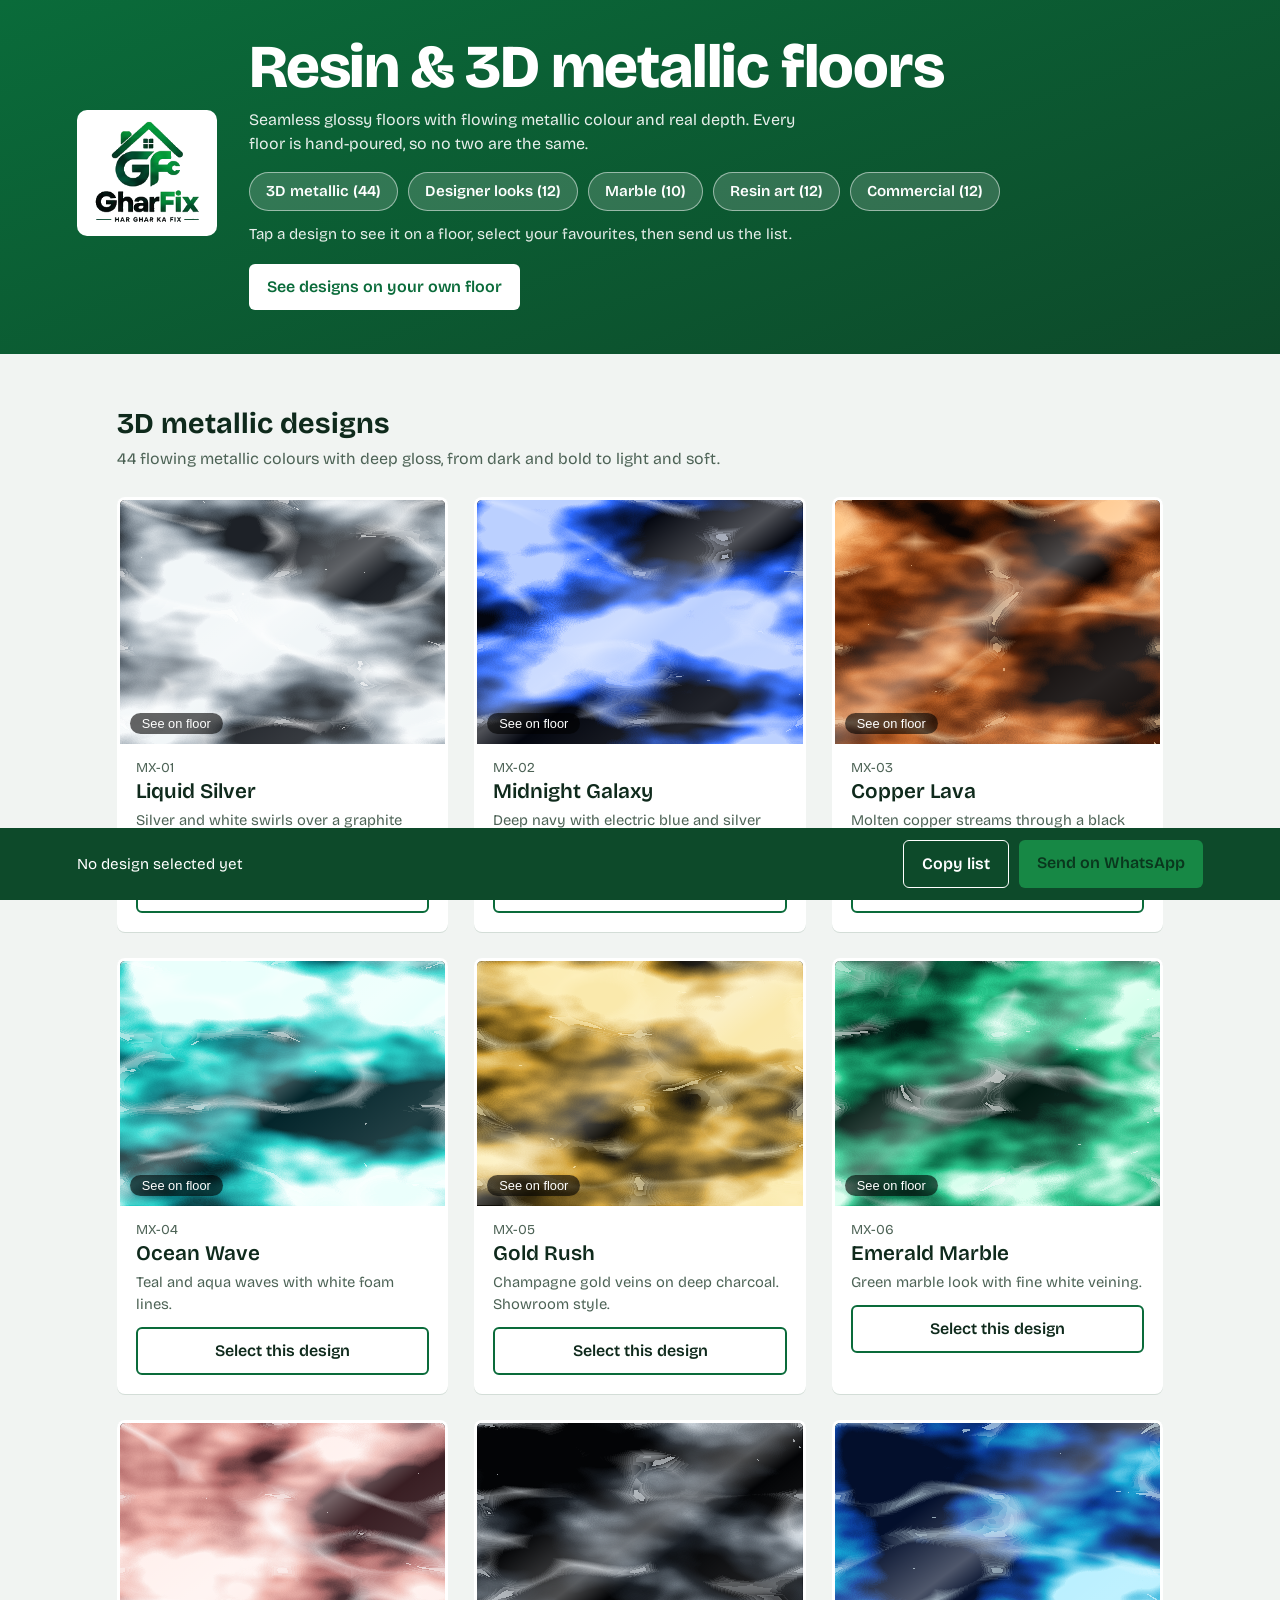
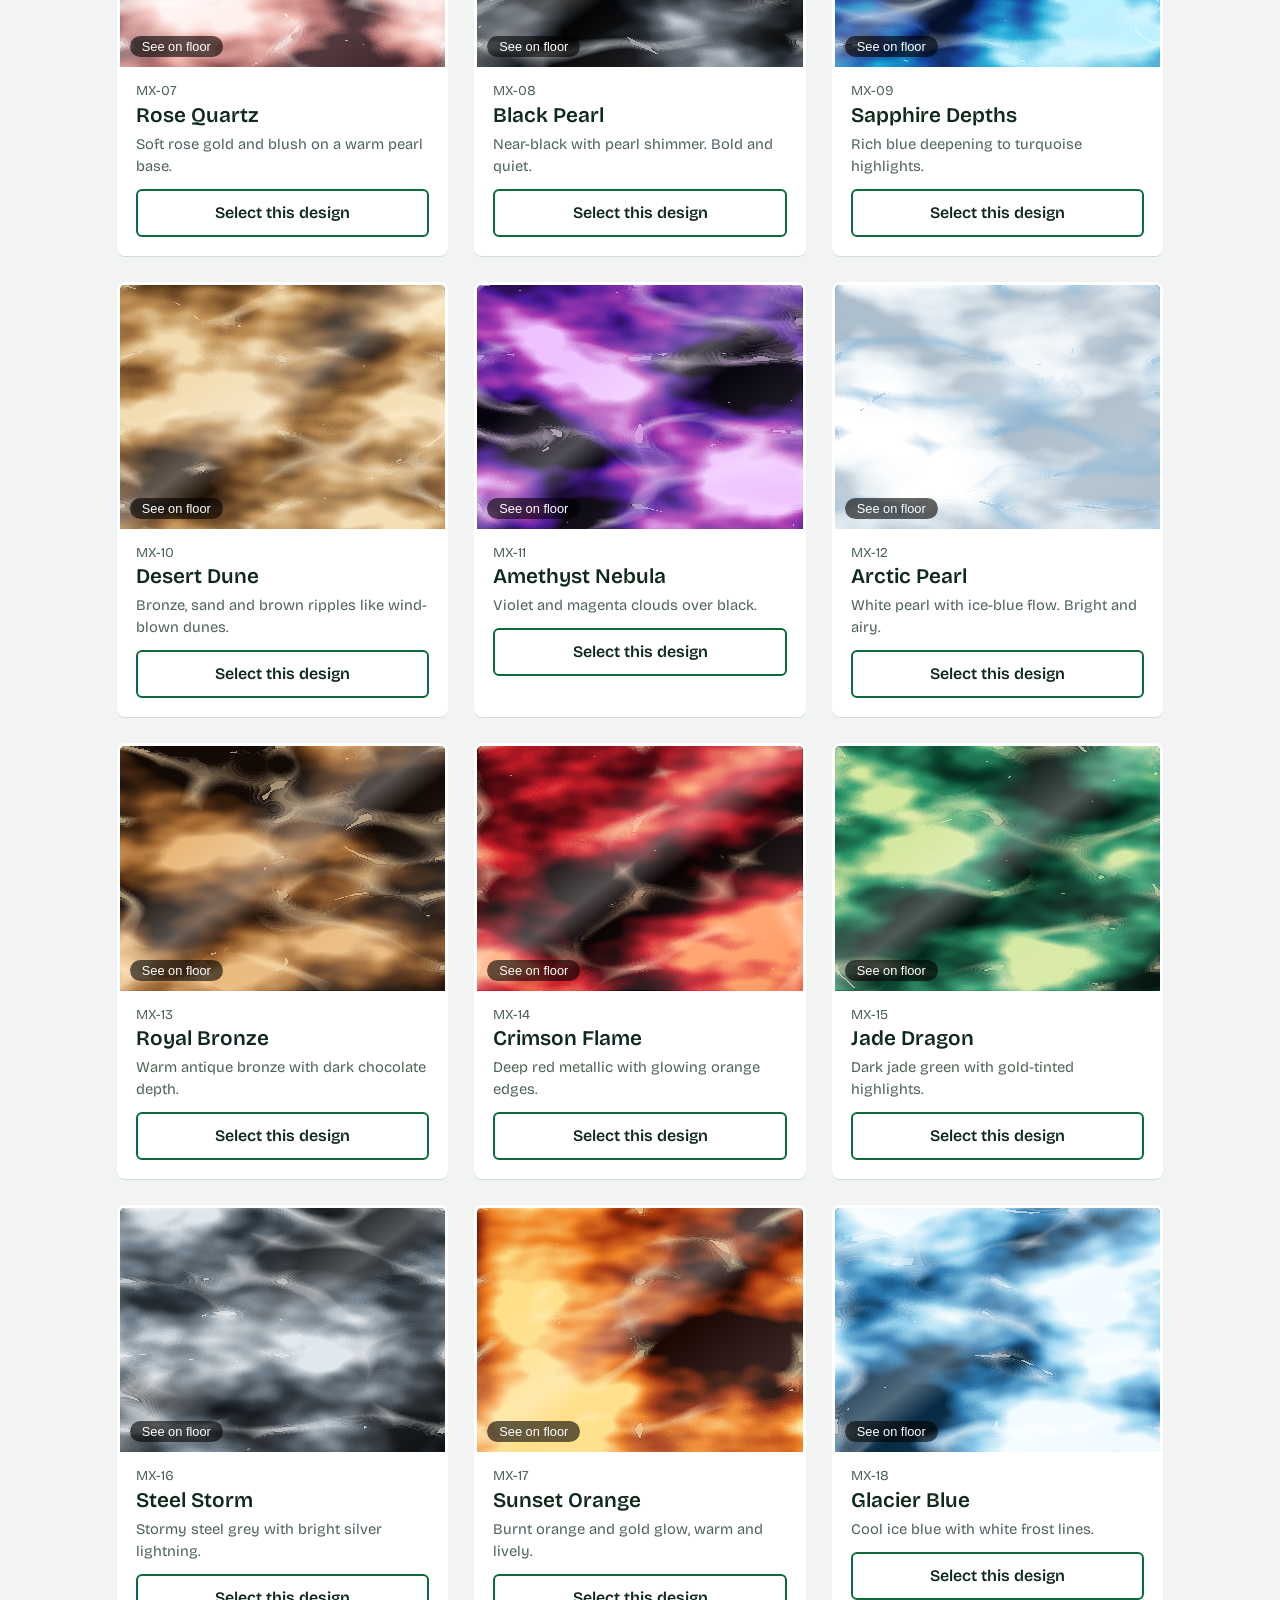
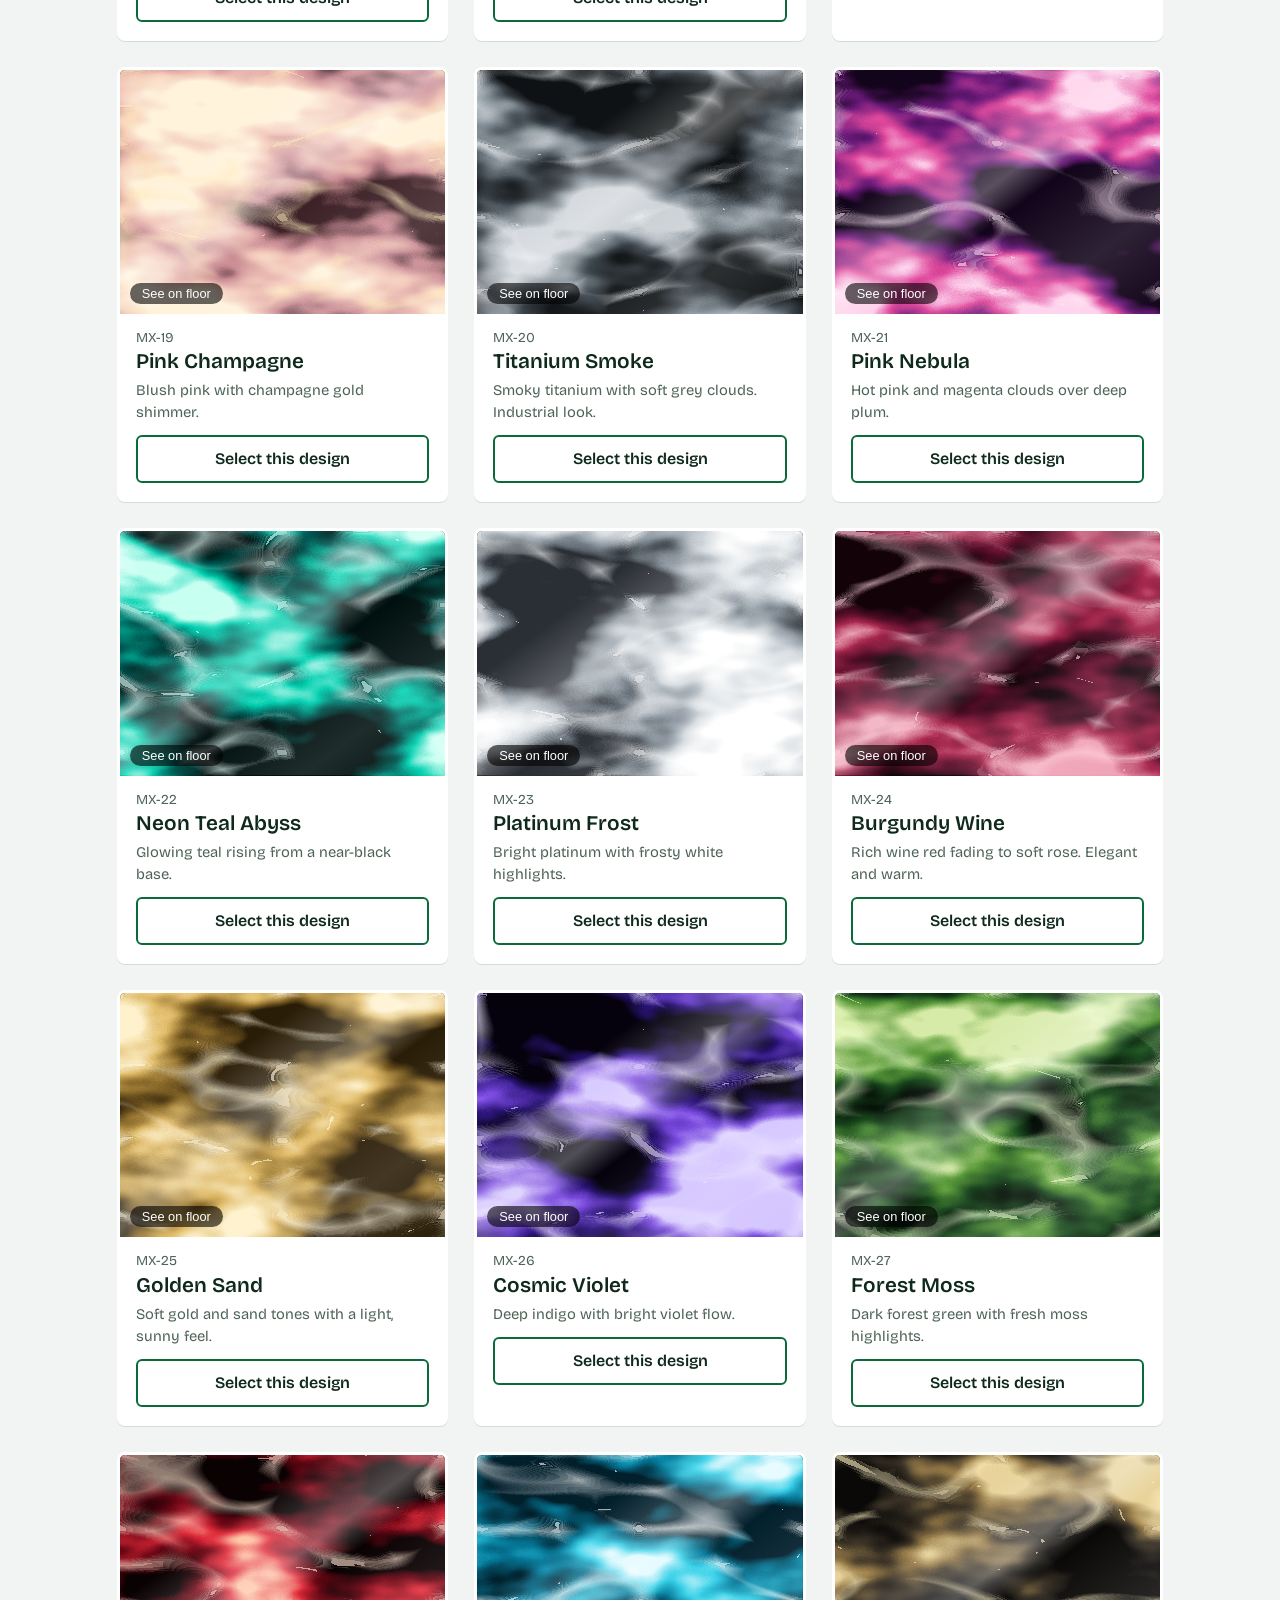
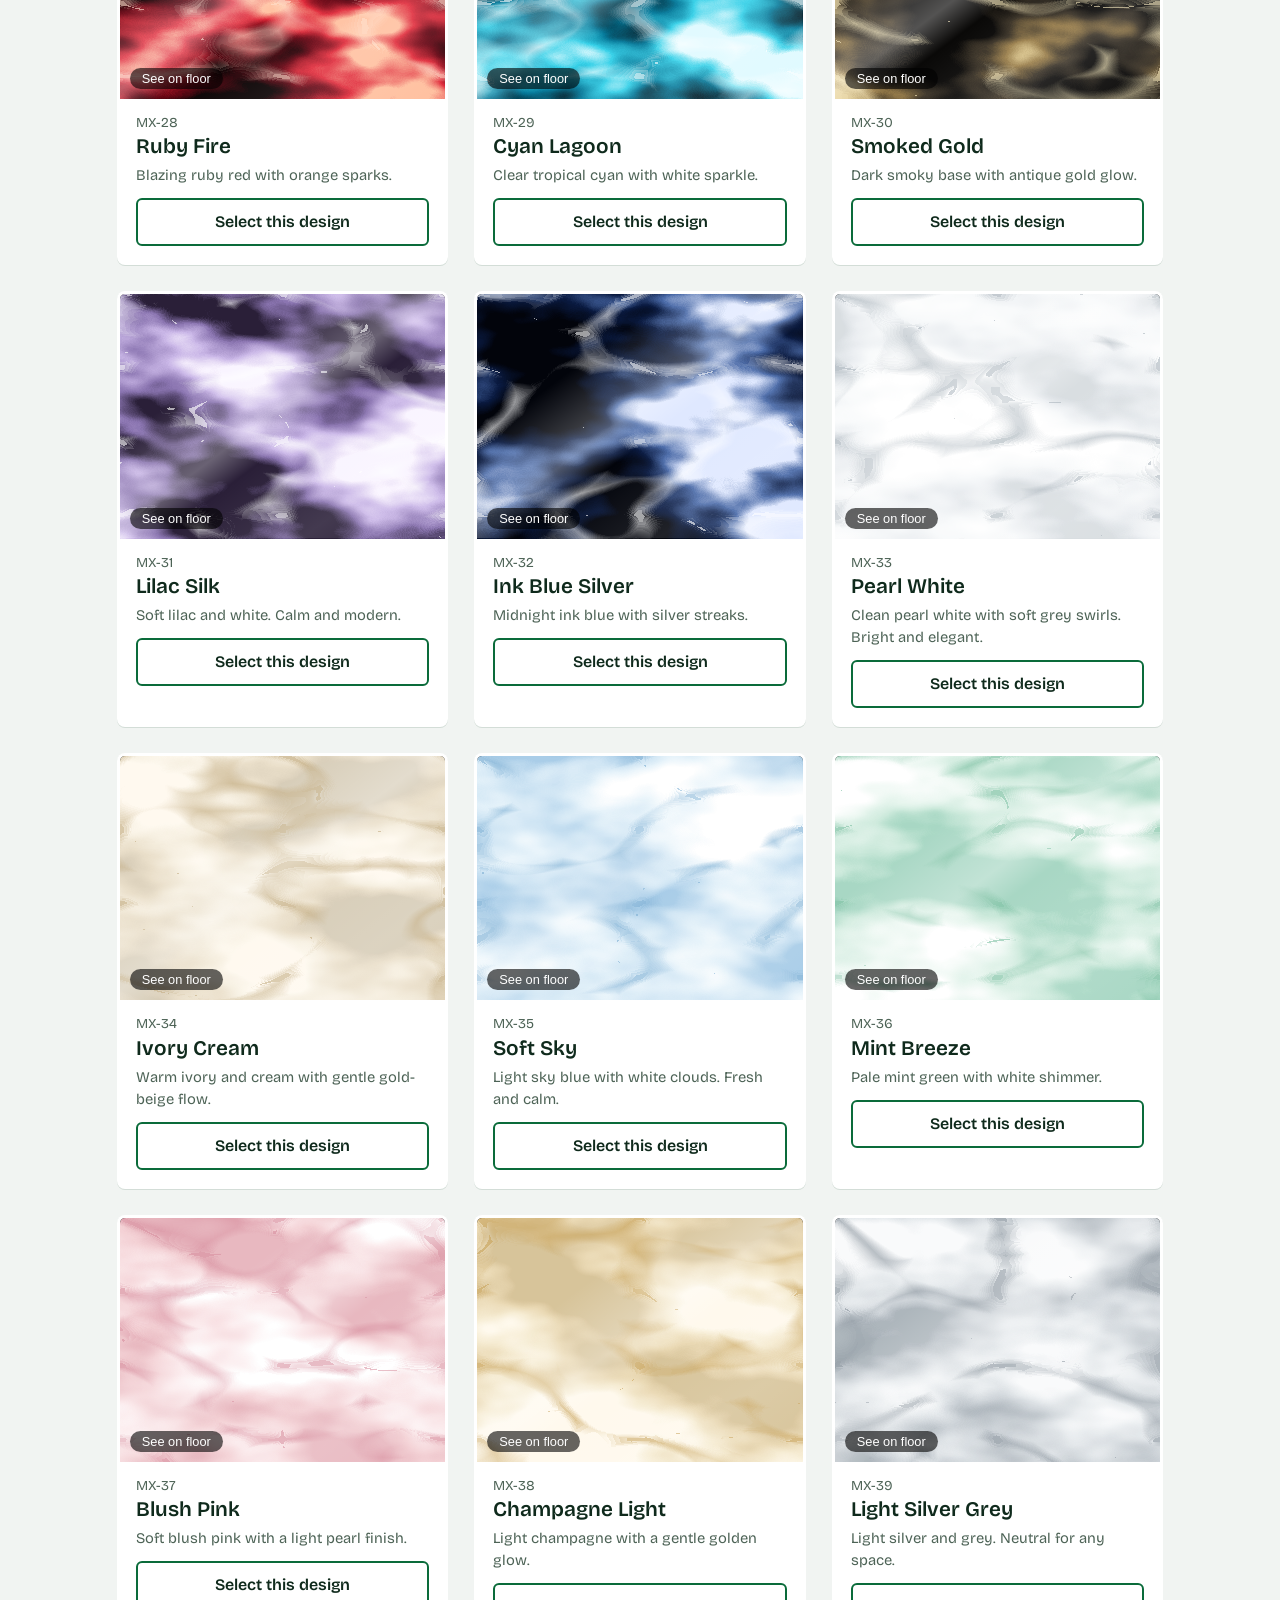
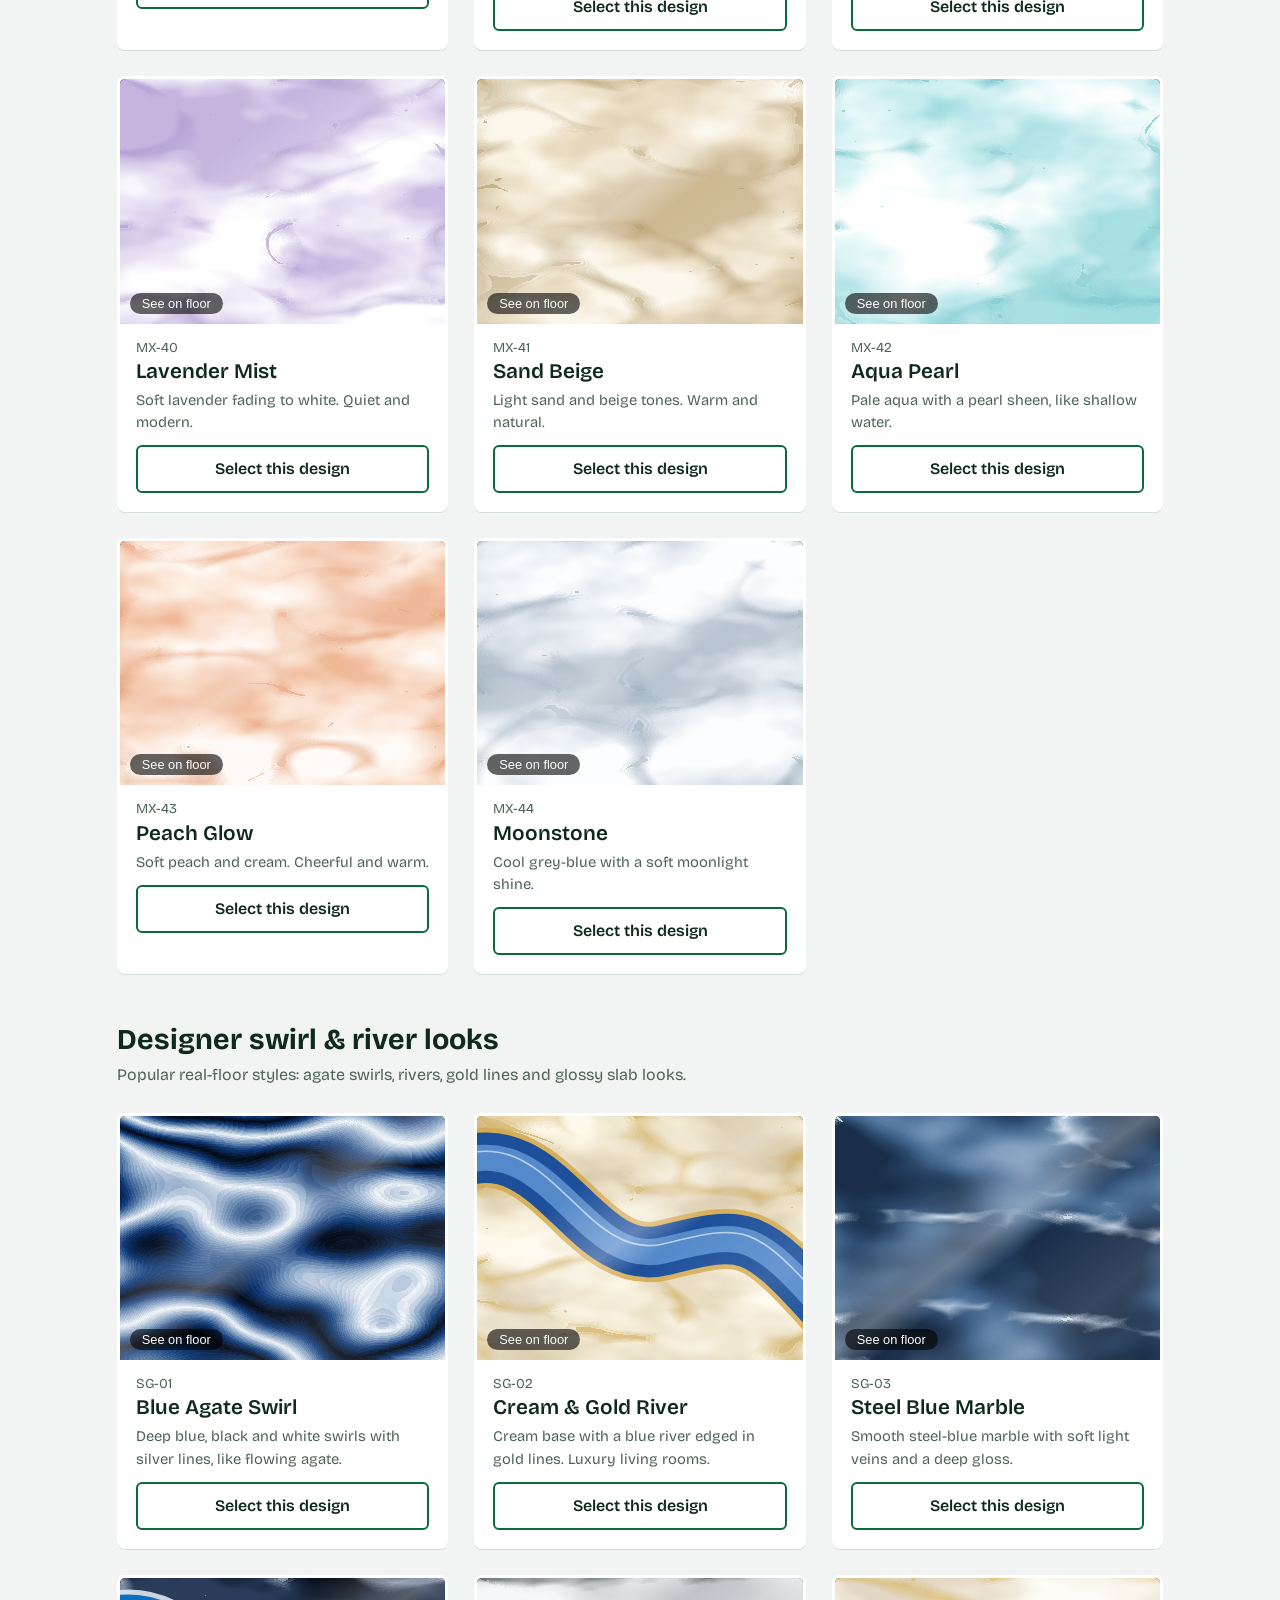
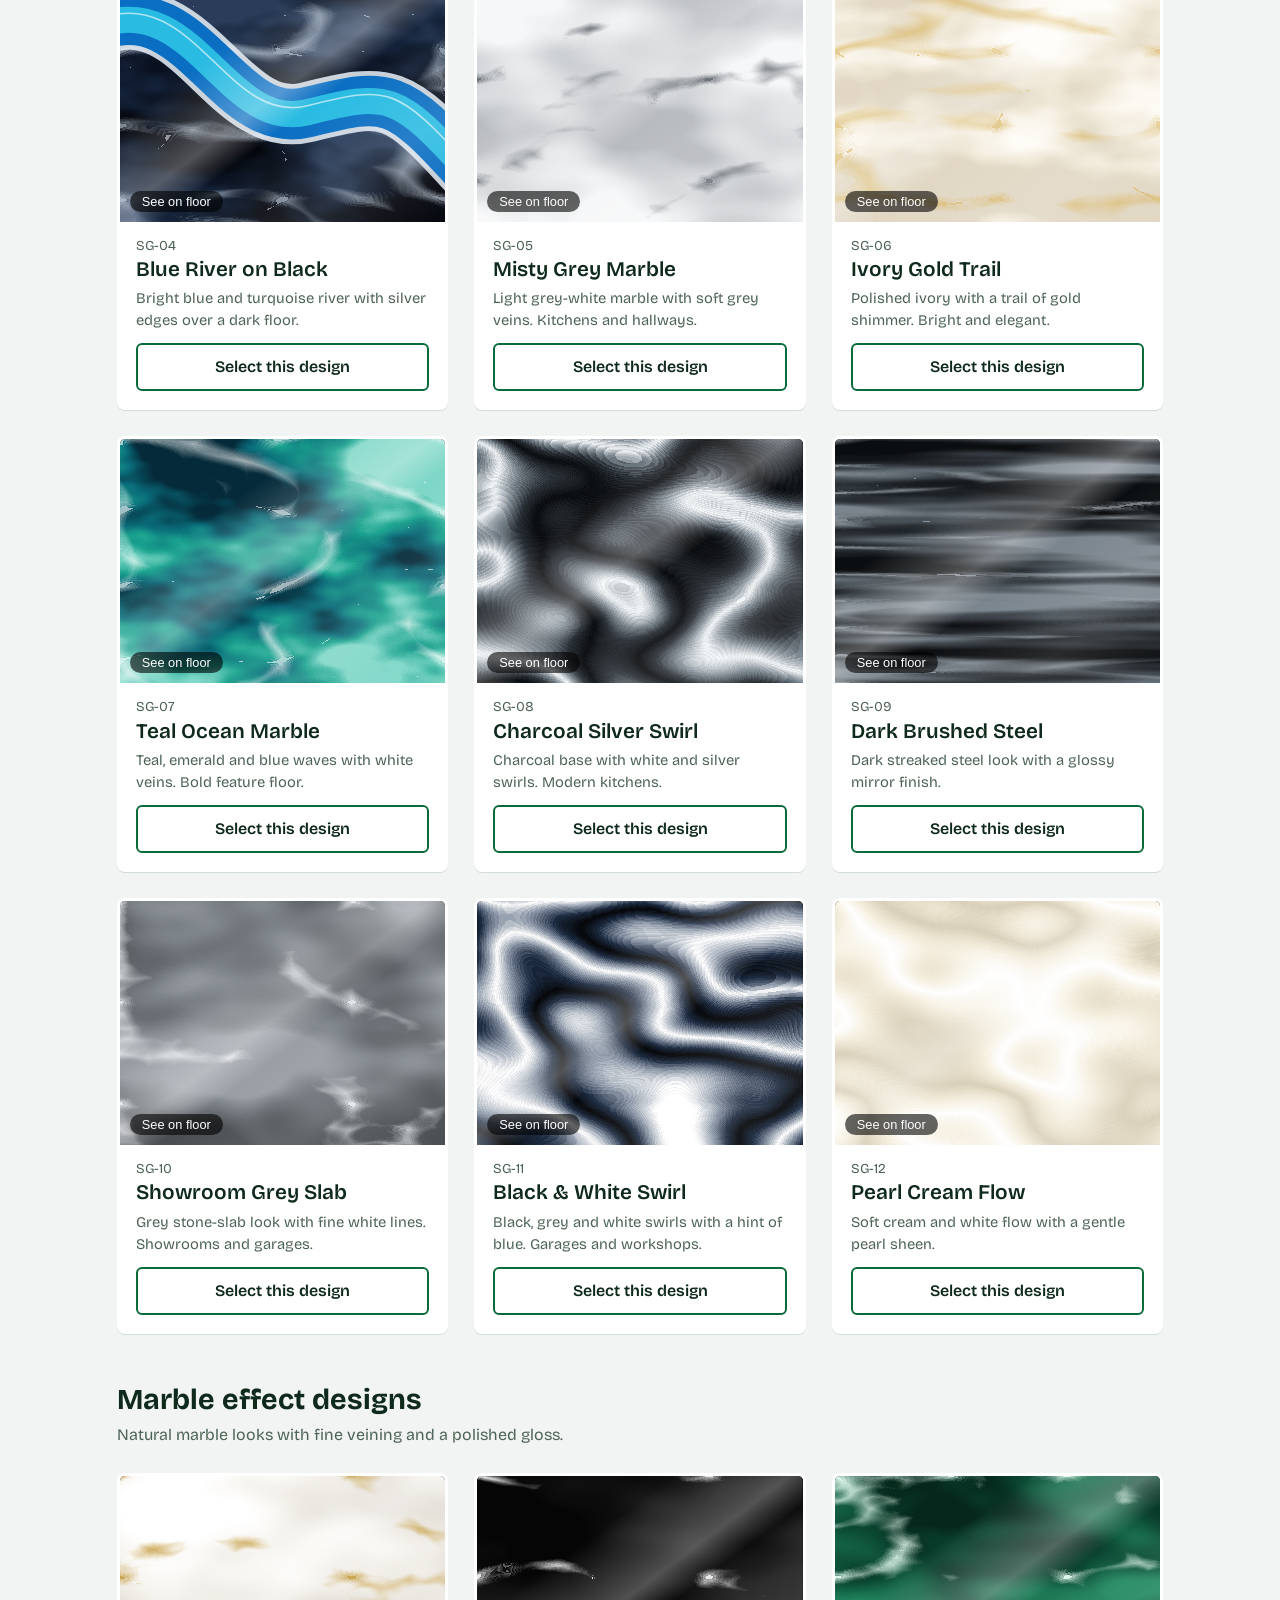
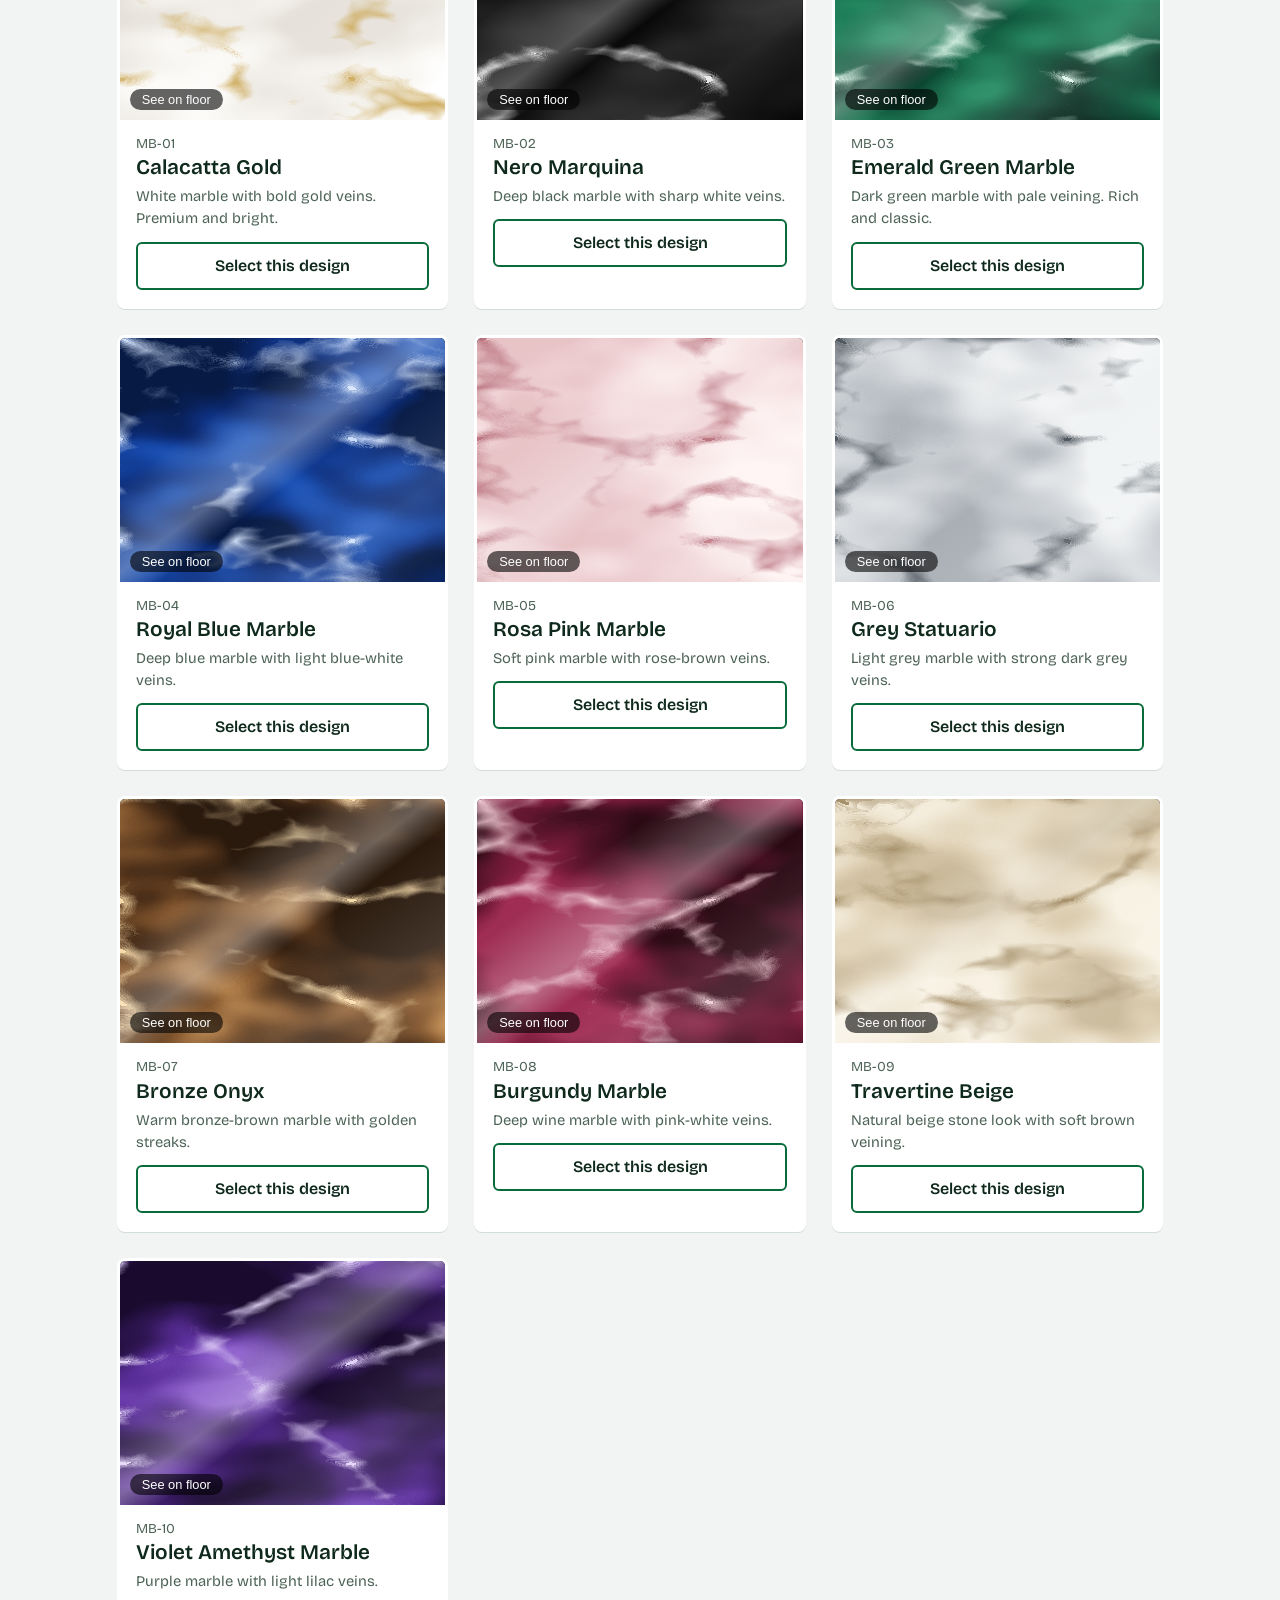
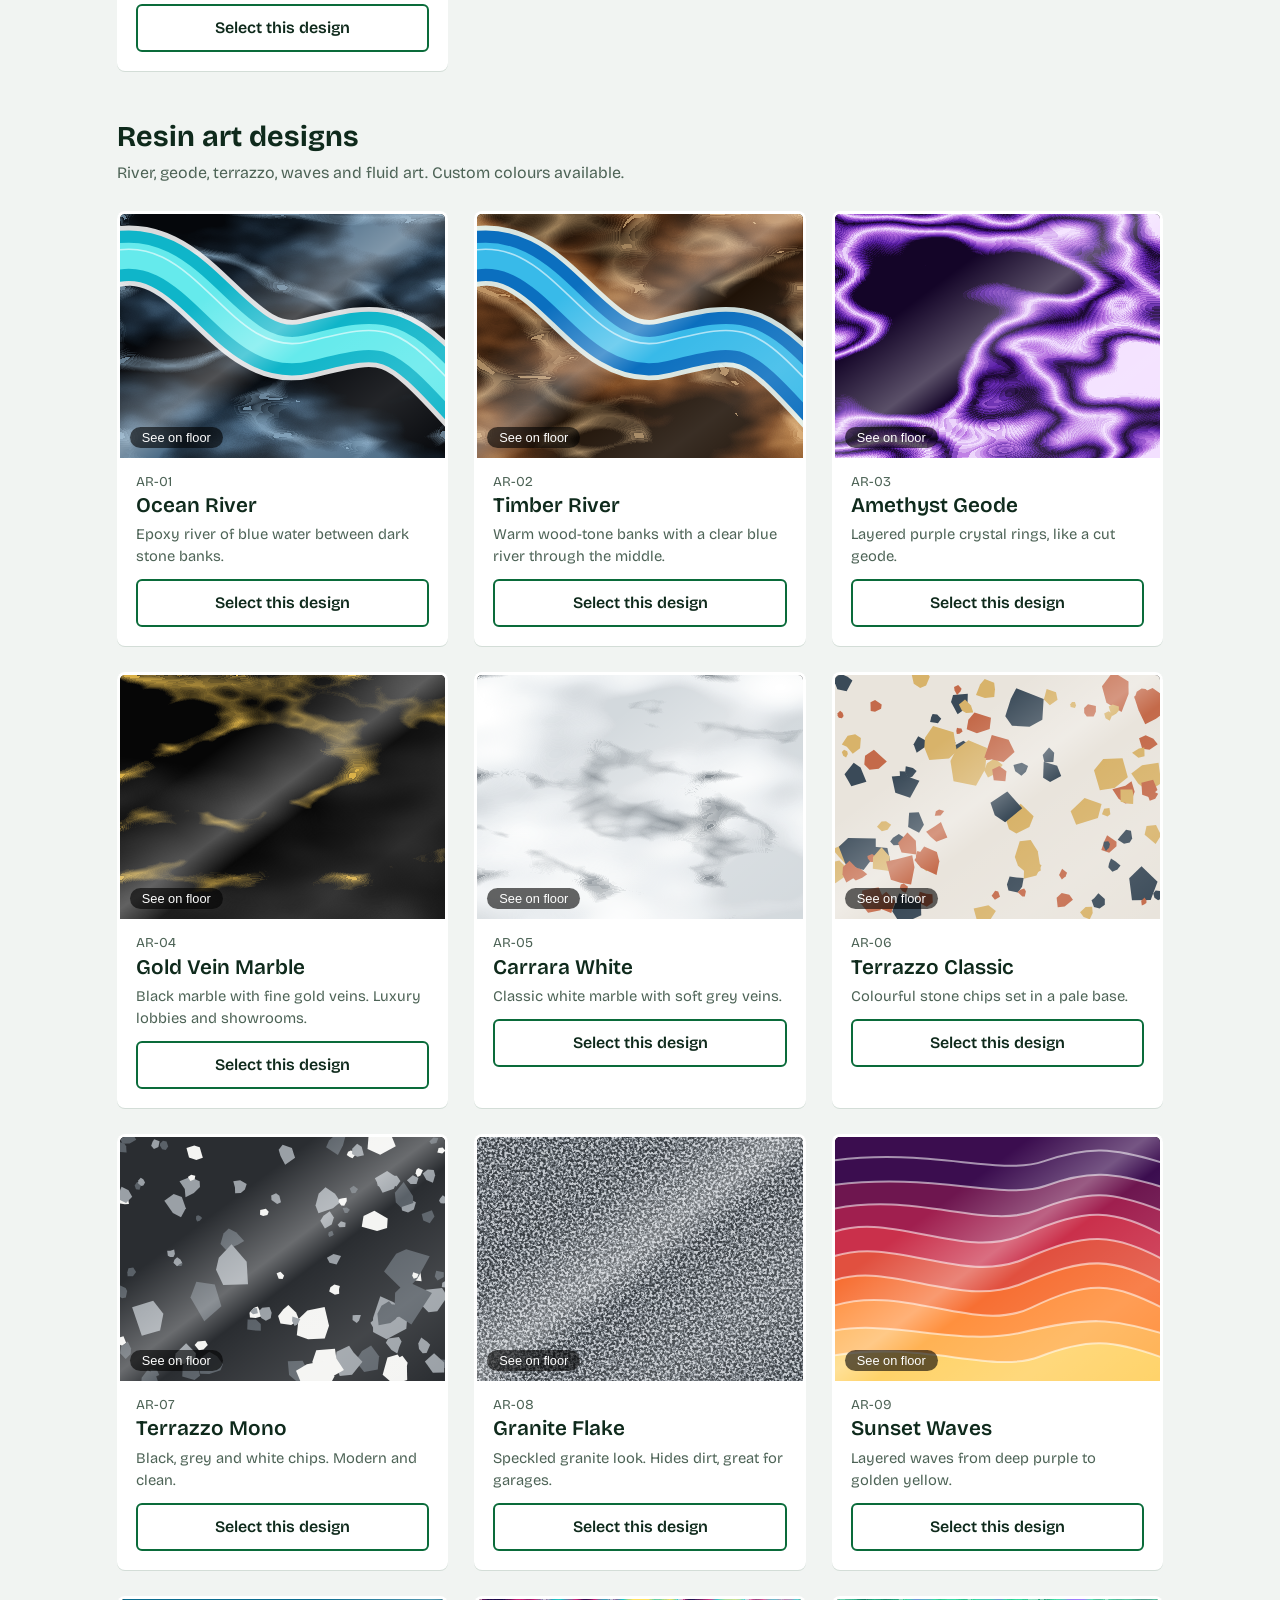
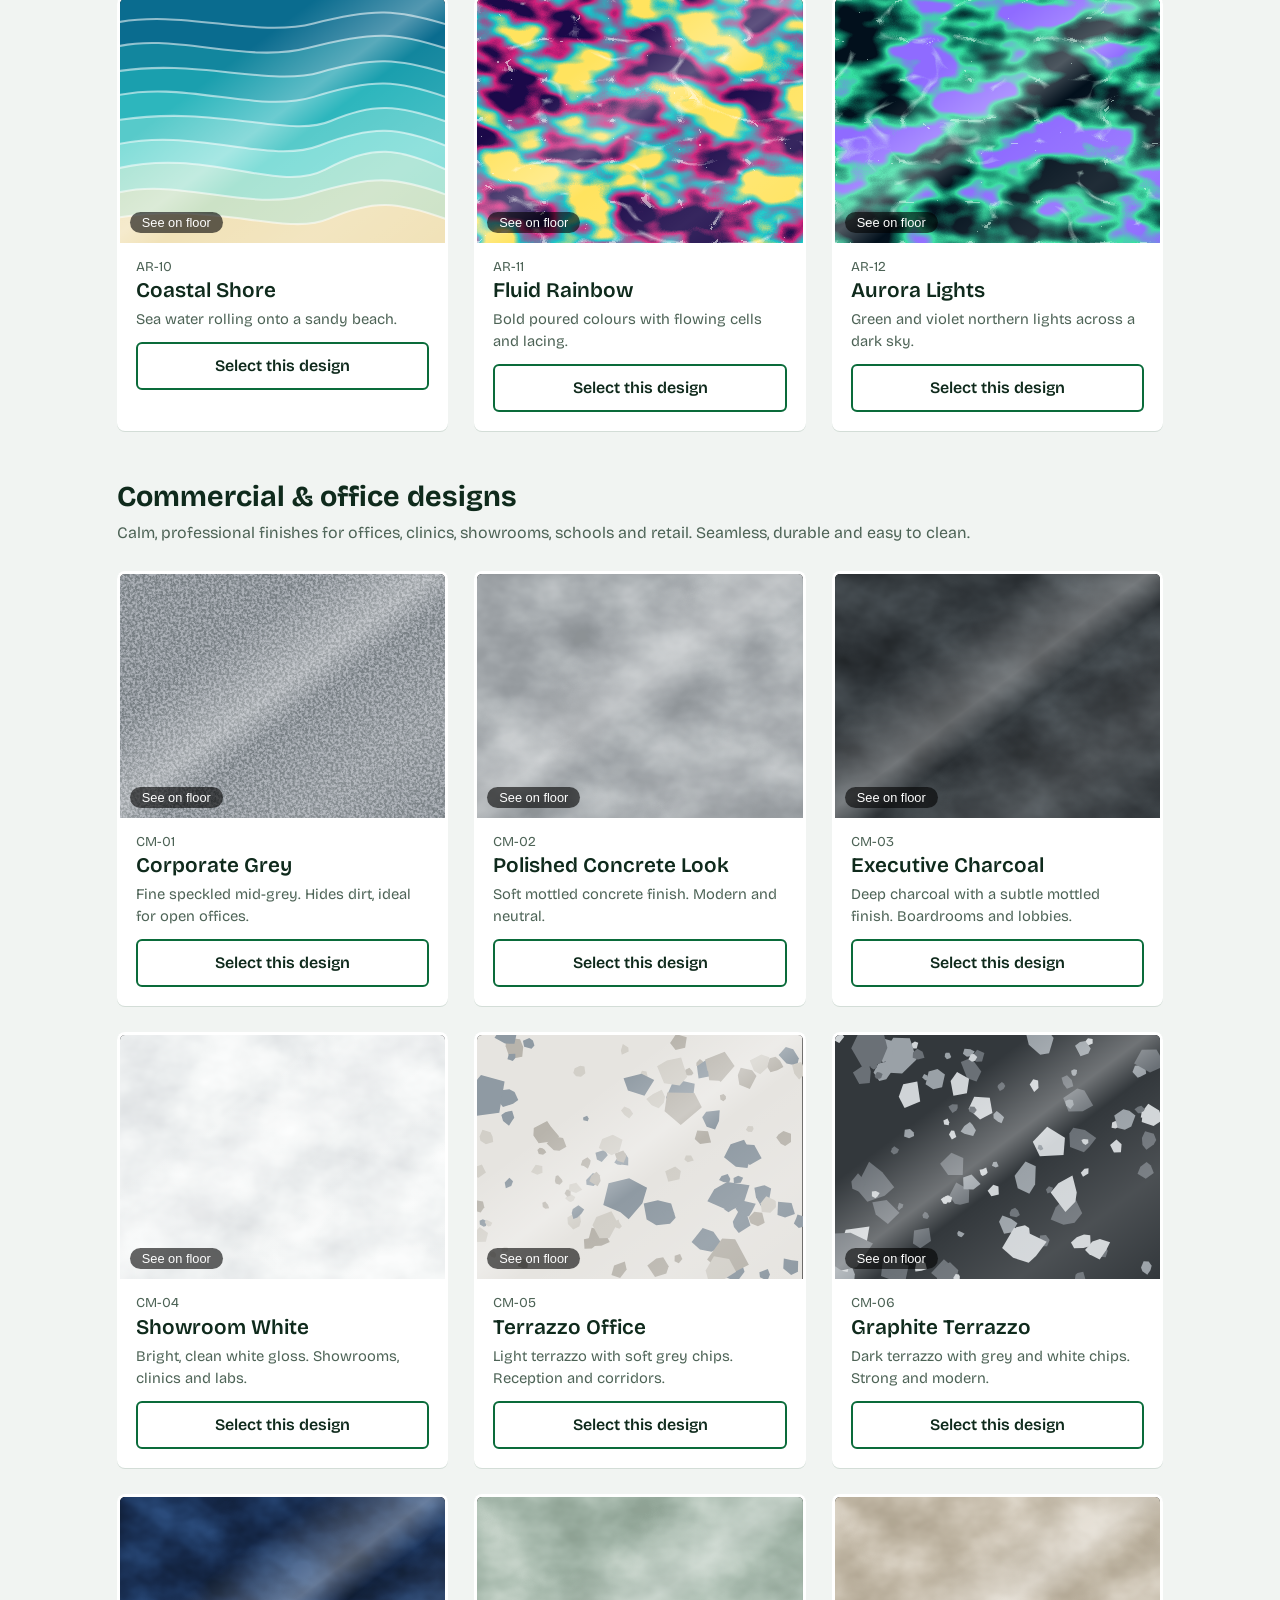
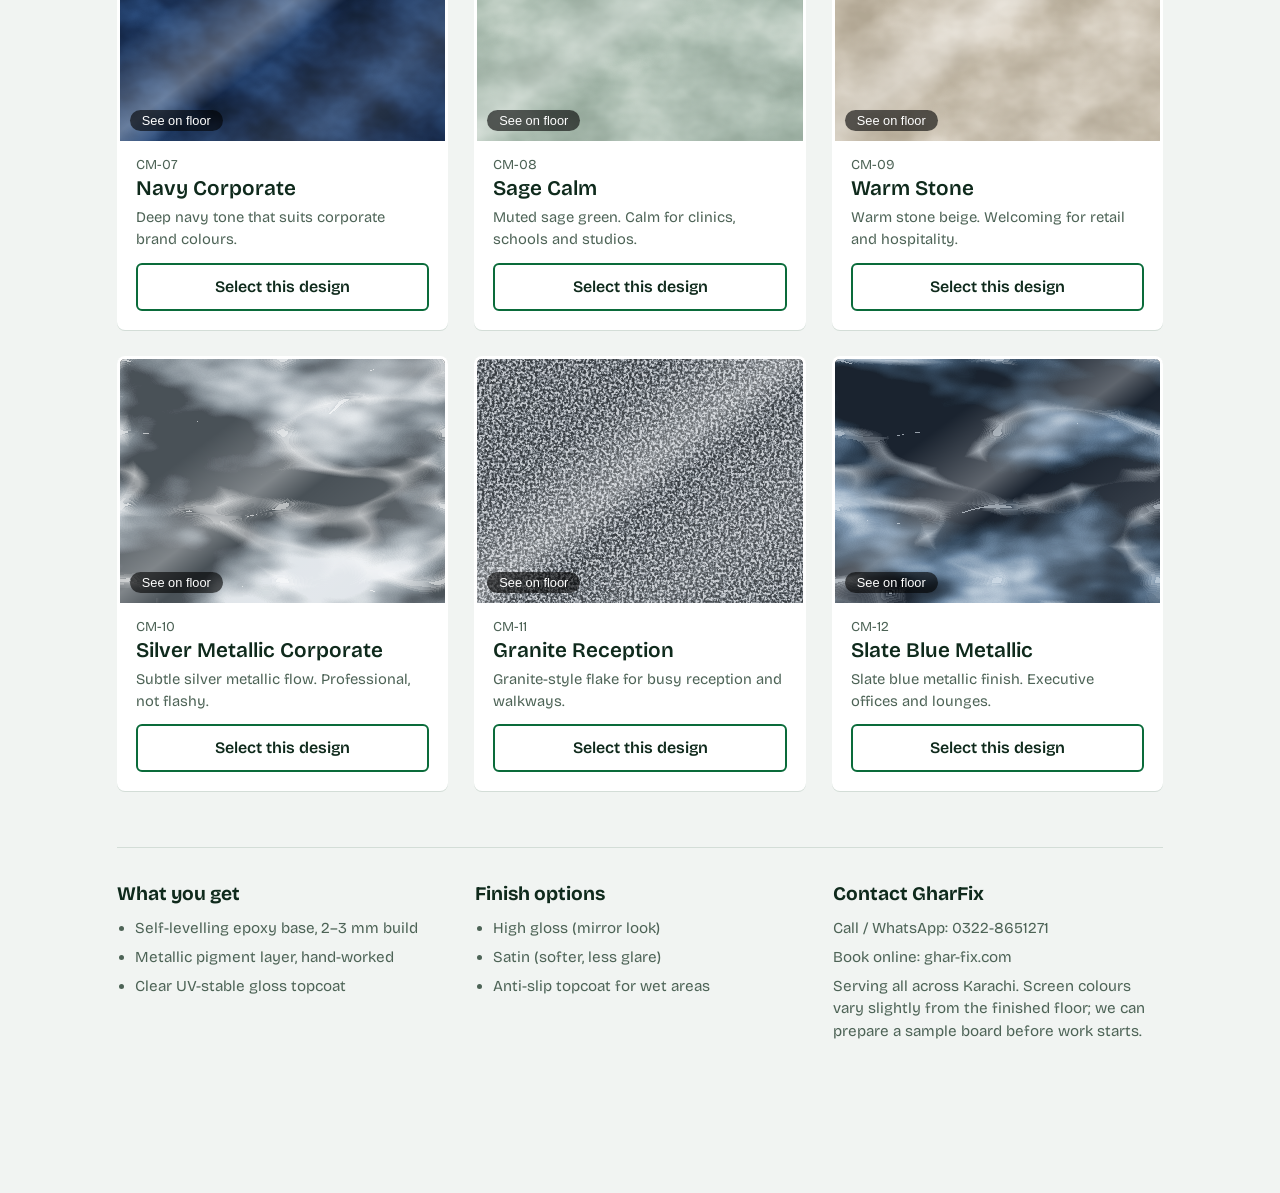
<file: index.html>
<!doctype html>
<html lang="en">
  <head>
    <meta charset="utf-8" />
    <meta name="viewport" content="width=device-width, initial-scale=1, viewport-fit=cover" />
    <title>GharFix | Resin &amp; Metallic Epoxy Floor Catalog</title>
    <link
      rel="stylesheet"
      href="https://fonts.googleapis.com/css2?family=Bricolage+Grotesque:opsz,wght@12..96,400;12..96,600;12..96,800&display=swap"
    />
    <link rel="stylesheet" href="style.css" />
  </head>
  <body>
    <div class="top">
      <div class="in">
        <div class="logo">
          <img
            src="[data-uri]"
            alt="GharFix, Har Ghar Ka Fix"
          />
        </div>
        <div>
          <h1>Resin &amp; 3D metallic floors</h1>
          <p>
            Seamless glossy floors with flowing metallic colour and real depth. Every floor is
            hand-poured, so no two are the same.
          </p>
          <div class="how">
            <a href="#metallic">3D metallic (44)</a><a href="#designer">Designer looks (12)</a
            ><a href="#marble">Marble (10)</a><a href="#art">Resin art (12)</a
            ><a href="#commercial">Commercial (12)</a>
          </div>
          <p style="margin-top: 12px; font-size: 0.95rem">
            Tap a design to see it on a floor, select your favourites, then send us the list.
          </p>
          <button
            class="btn"
            id="tryown"
            type="button"
            style="background: #fff; color: #0a6b3a; margin-top: 14px"
          >
            See designs on your own floor
          </button>
        </div>
      </div>
    </div>
    <main>
      <div class="grid" id="grid"></div>
      <section class="info">
        <div>
          <h2>What you get</h2>
          <ul>
            <li>Self-levelling epoxy base, 2–3 mm build</li>
            <li>Metallic pigment layer, hand-worked</li>
            <li>Clear UV-stable gloss topcoat</li>
          </ul>
        </div>
        <div>
          <h2>Finish options</h2>
          <ul>
            <li>High gloss (mirror look)</li>
            <li>Satin (softer, less glare)</li>
            <li>Anti-slip topcoat for wet areas</li>
          </ul>
        </div>
        <div>
          <h2>Contact GharFix</h2>
          <p>Call / WhatsApp: 0322-8651271</p>
          <p>Book online: ghar-fix.com</p>
          <p>
            Serving all across Karachi. Screen colours vary slightly from the finished floor; we can
            prepare a sample board before work starts.
          </p>
        </div>
      </section>
    </main>
    <div class="bar" role="region" aria-label="Your selection">
      <div class="sel" id="sel">No design selected yet</div>
      <div class="btns">
        <button class="btn s" id="copy" type="button">Copy list</button
        ><a class="btn p" id="send" href="#" aria-disabled="true" target="_blank" rel="noopener"
          >Send on WhatsApp</a
        >
      </div>
    </div>
    <div class="lb" id="lb" role="dialog" aria-modal="true" aria-label="Design preview">
      <button class="close" id="close" type="button">Close</button>
      <div class="tabs" id="tabs">
        <button type="button" data-v="own">Your own room</button
        ><button type="button" data-v="drawing">Drawing room</button
        ><button type="button" data-v="reception">Reception</button
        ><button type="button" data-v="living">Living room</button
        ><button type="button" data-v="office">Office</button
        ><button type="button" data-v="garage">Garage</button
        ><button type="button" data-v="swatch">Close-up</button>
      </div>
      <div class="big" id="big"></div>
      <div class="ownctl" id="ownctl" style="display: none">
        <div id="ownhint"></div>
        <div class="row">
          <label class="btn s"
            >Change photo<input type="file" accept="image/*" id="ownfile2" hidden /></label
          ><button class="btn s" id="ownreset" type="button">Reset floor points</button
          ><label
            >Shine
            <input type="range" id="ownshine" min="0" max="100" value="55" aria-label="Shine"
          /></label>
        </div>
      </div>
      <div class="cap" id="cap"></div>
      <div class="lbnav">
        <button class="btn s" id="prev" type="button">‹ Previous</button
        ><button
          class="btn p"
          id="lbpick"
          type="button"
          style="background: var(--acc); color: var(--accink)"
        >
          Select this design</button
        ><button class="btn s" id="next" type="button">Next ›</button>
      </div>
    </div>
    <script src="script.js"></script>
  </body>
</html>
</file>
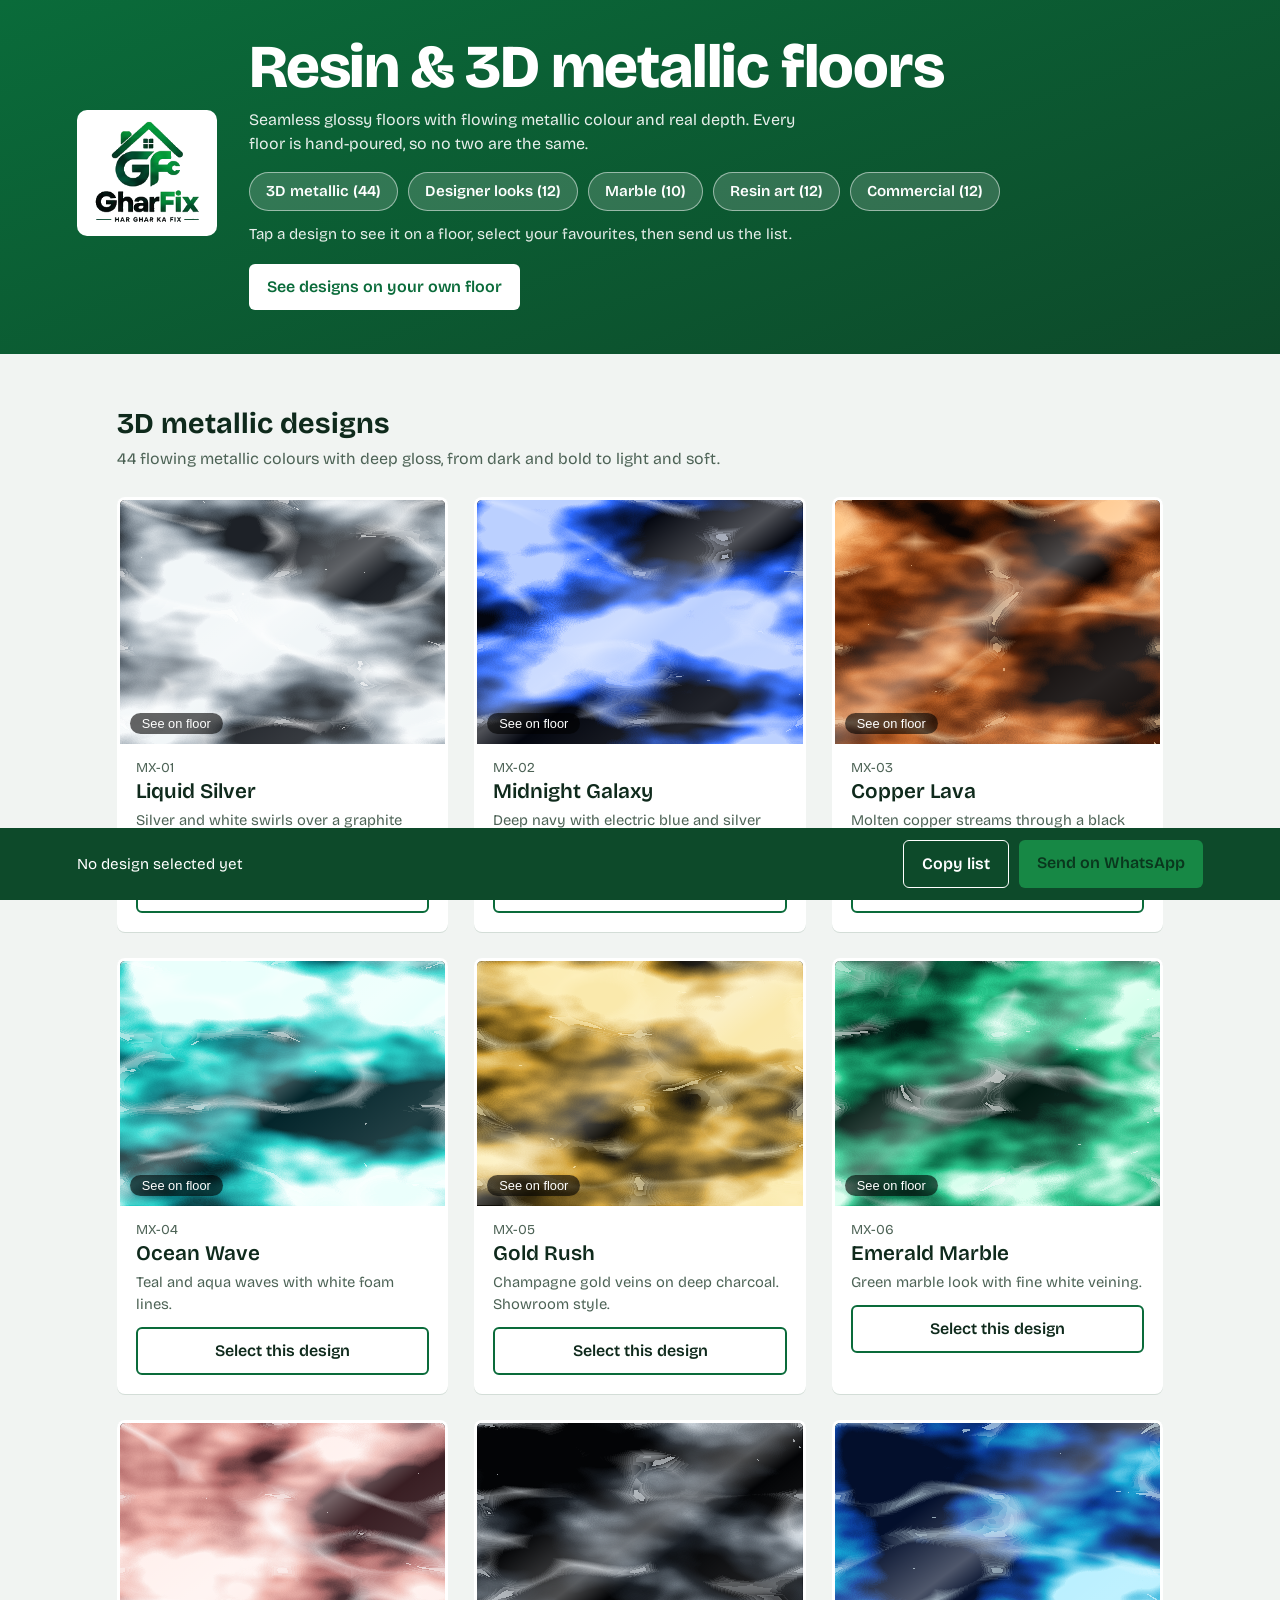
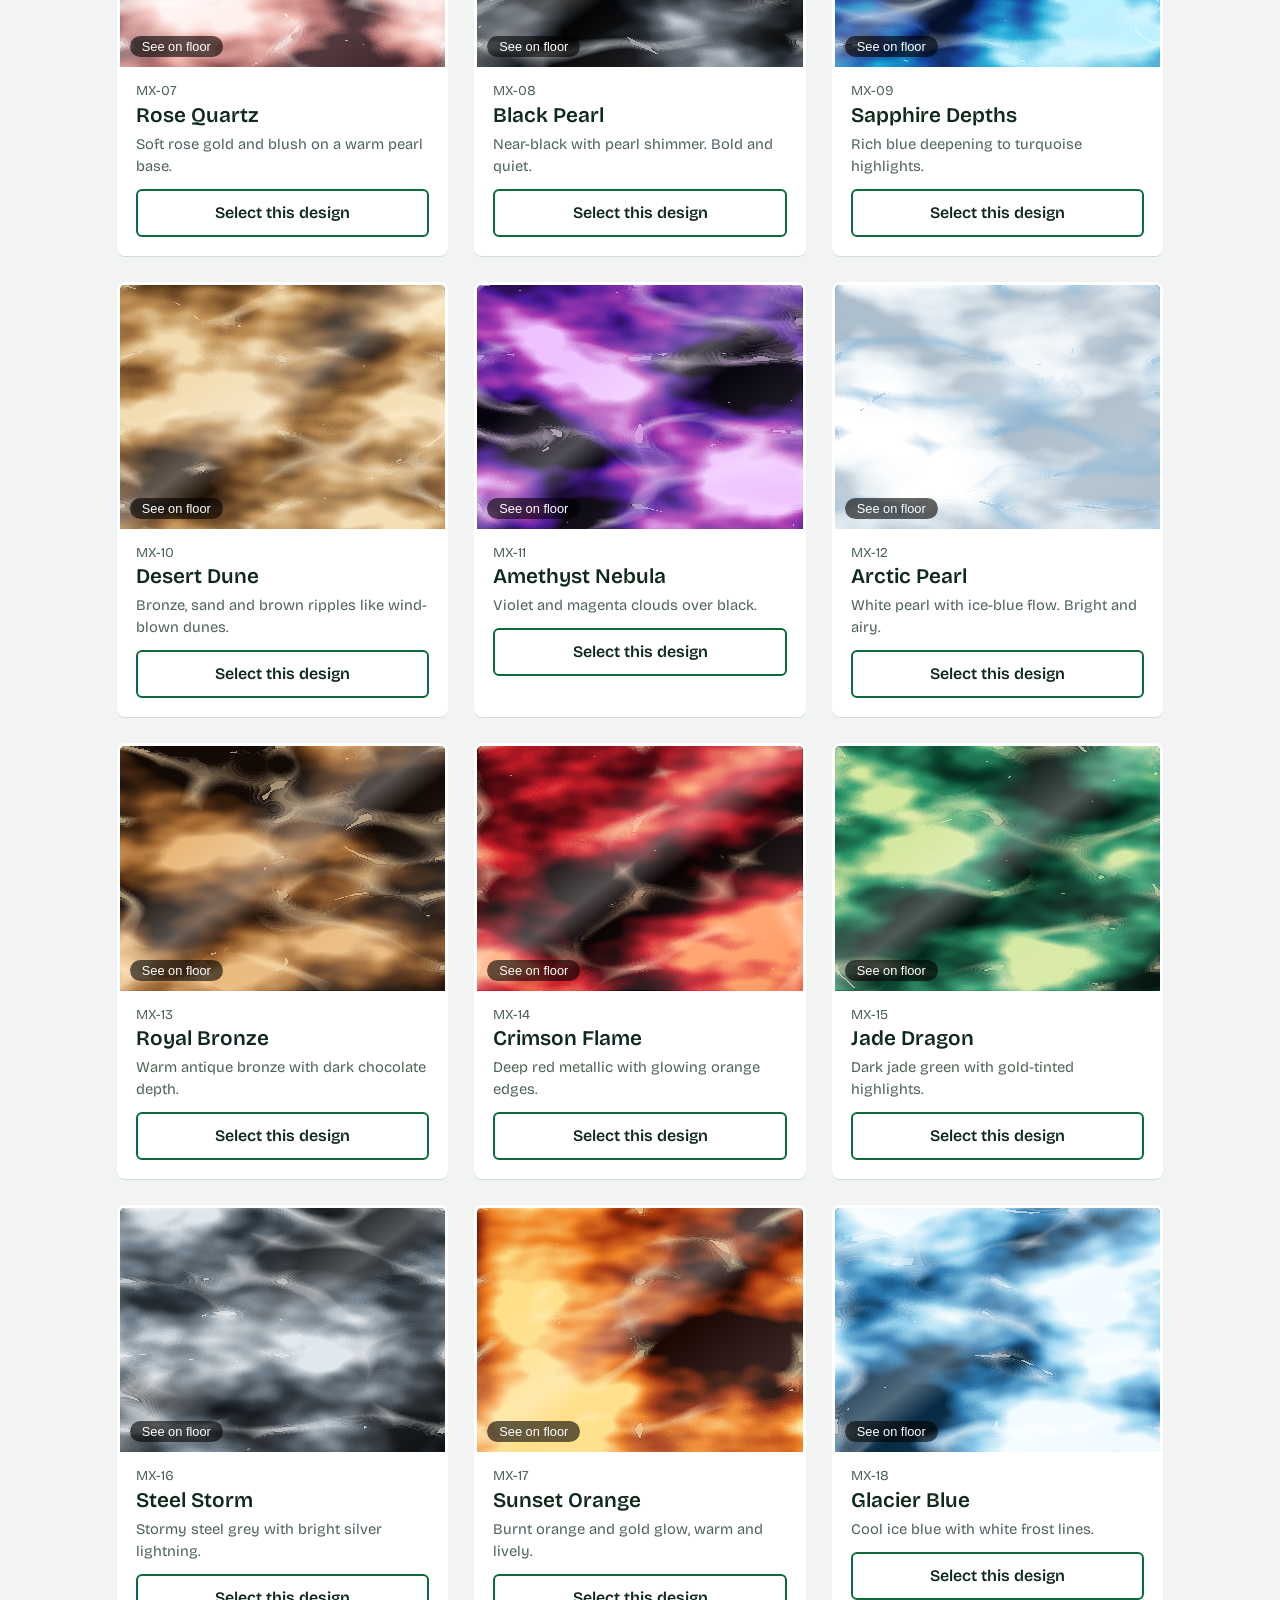
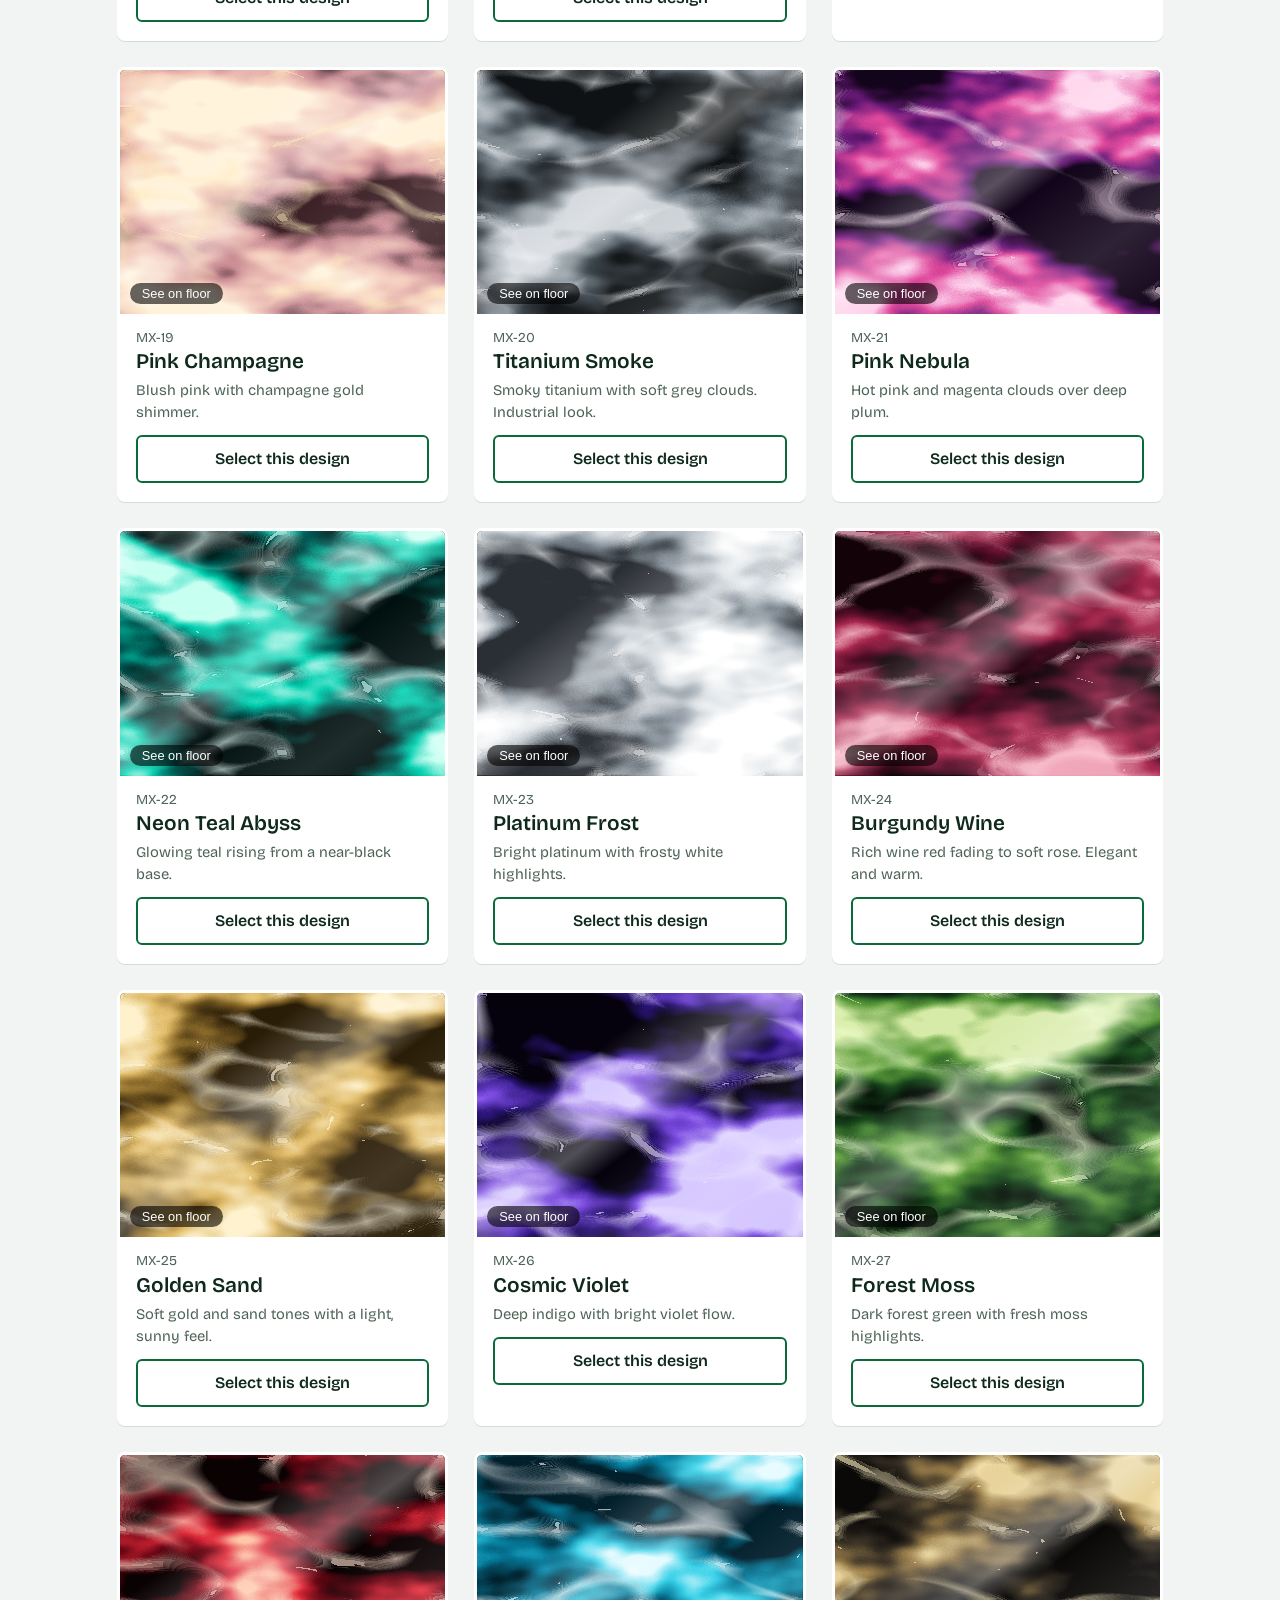
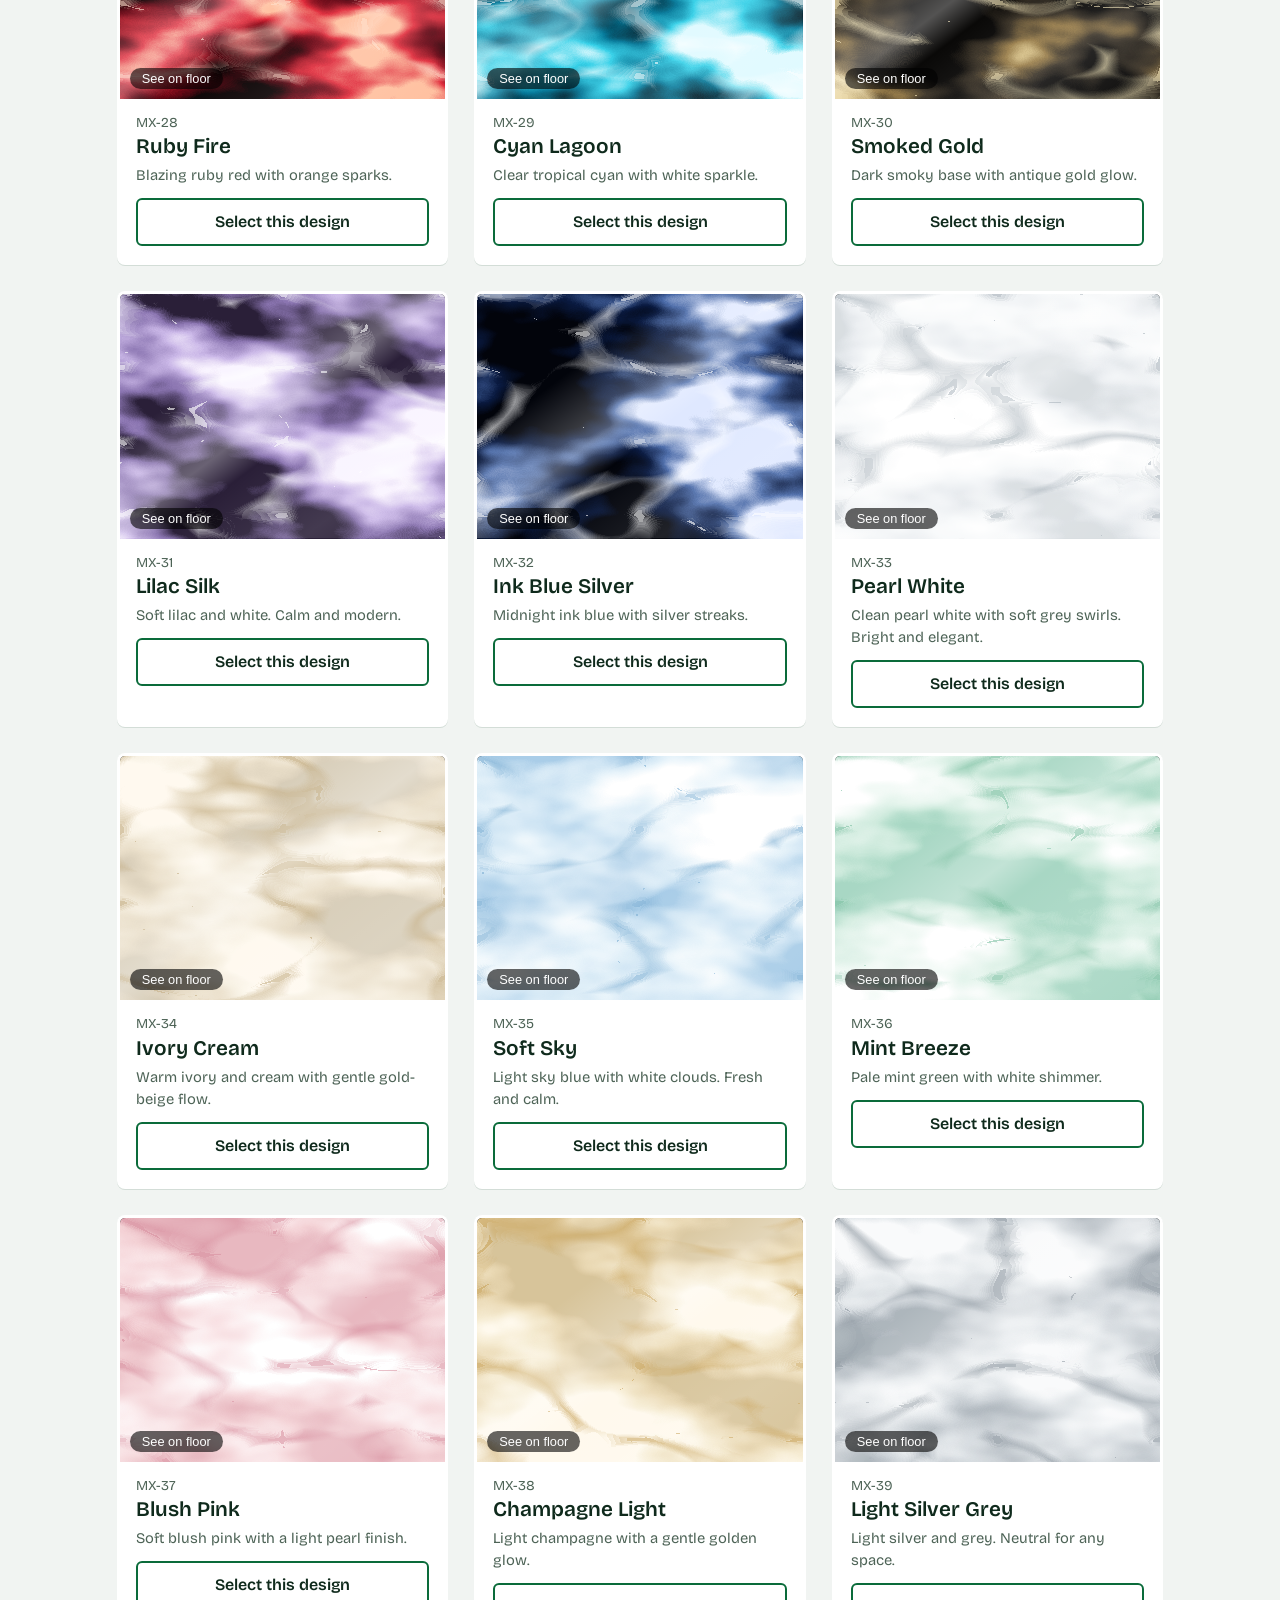
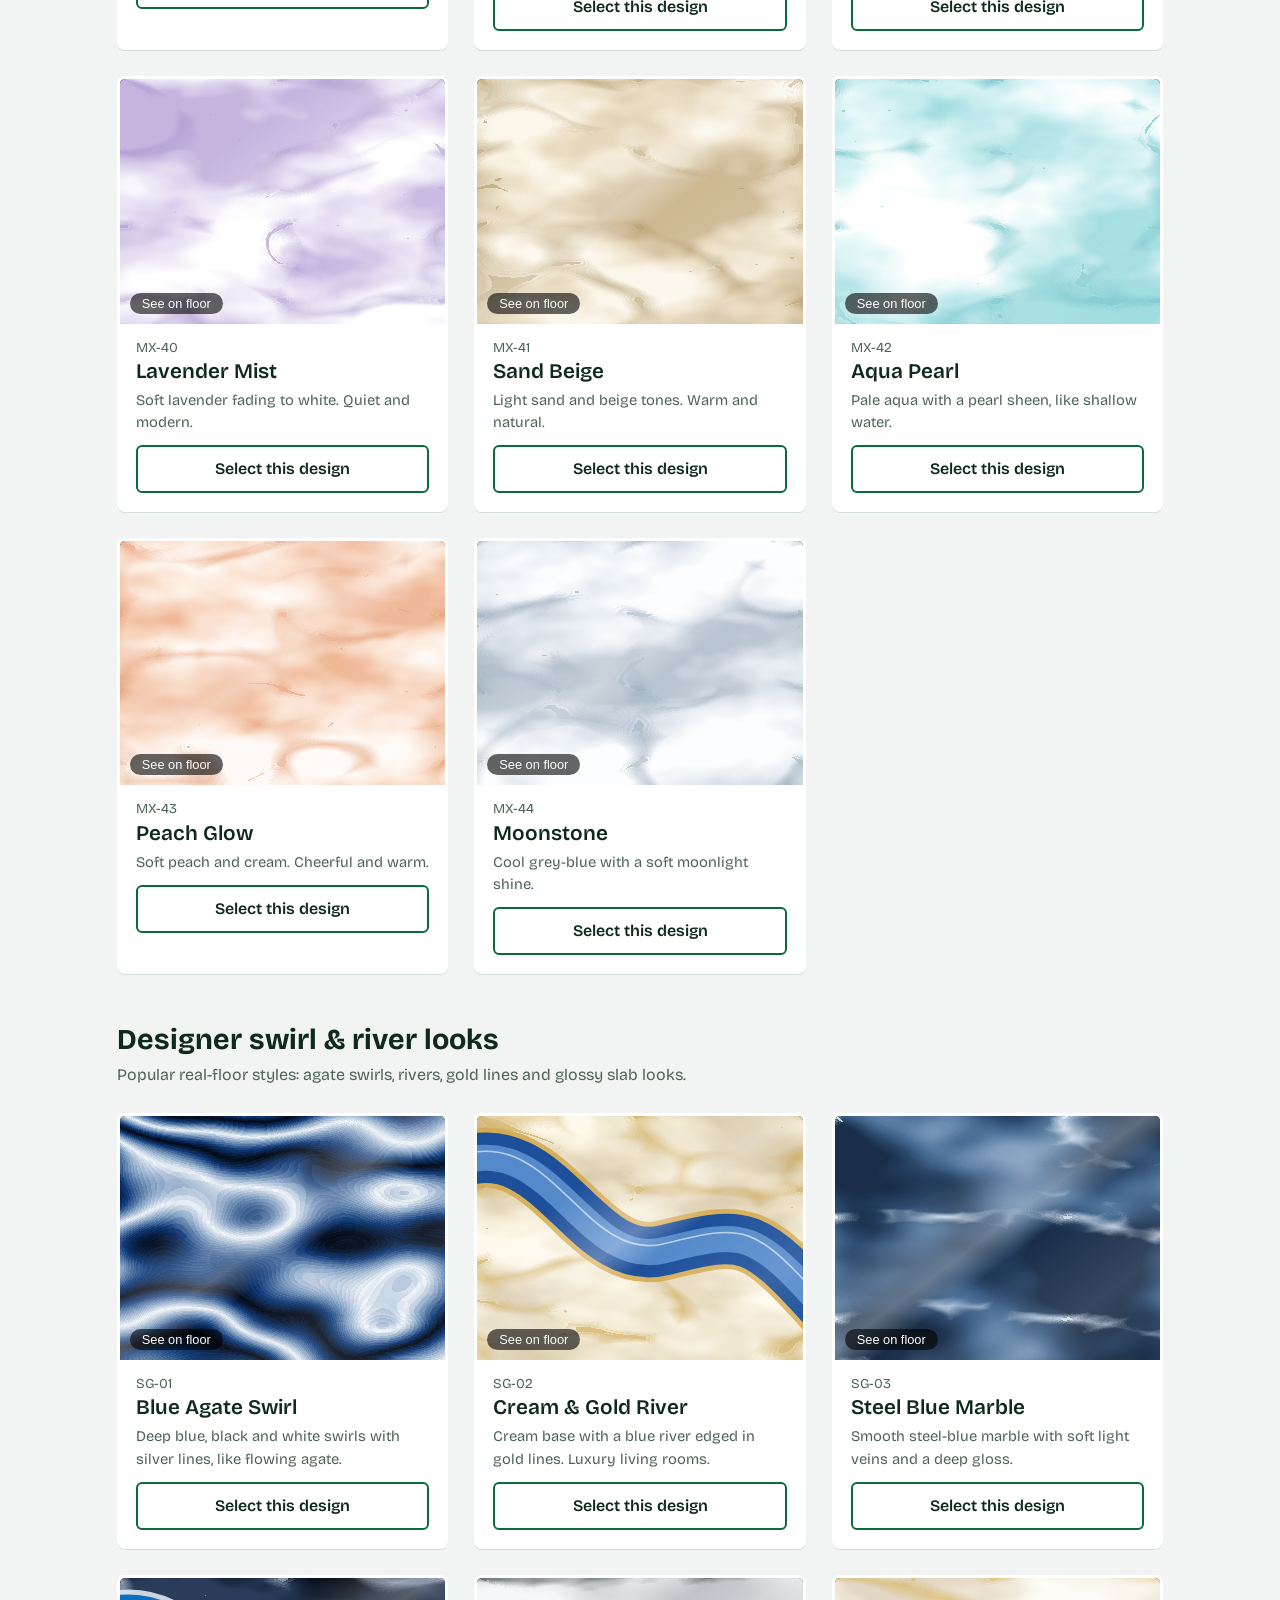
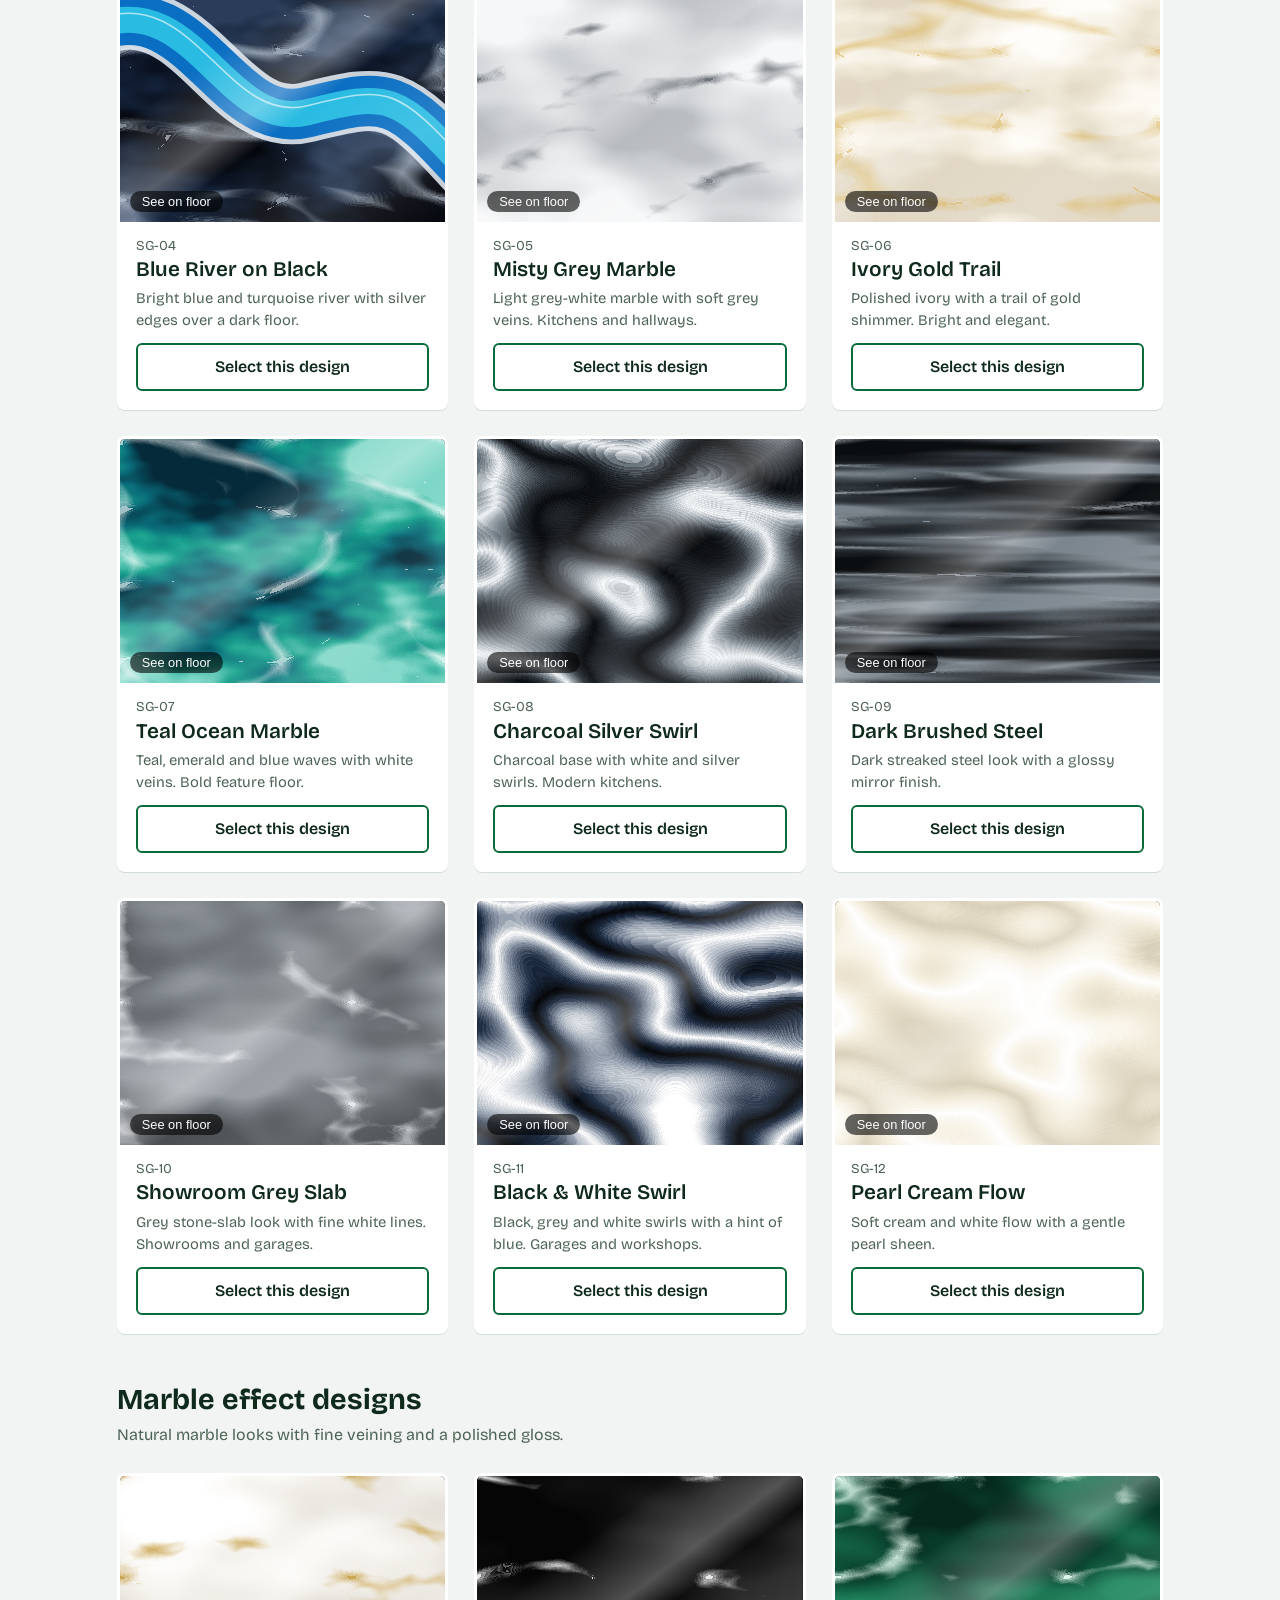
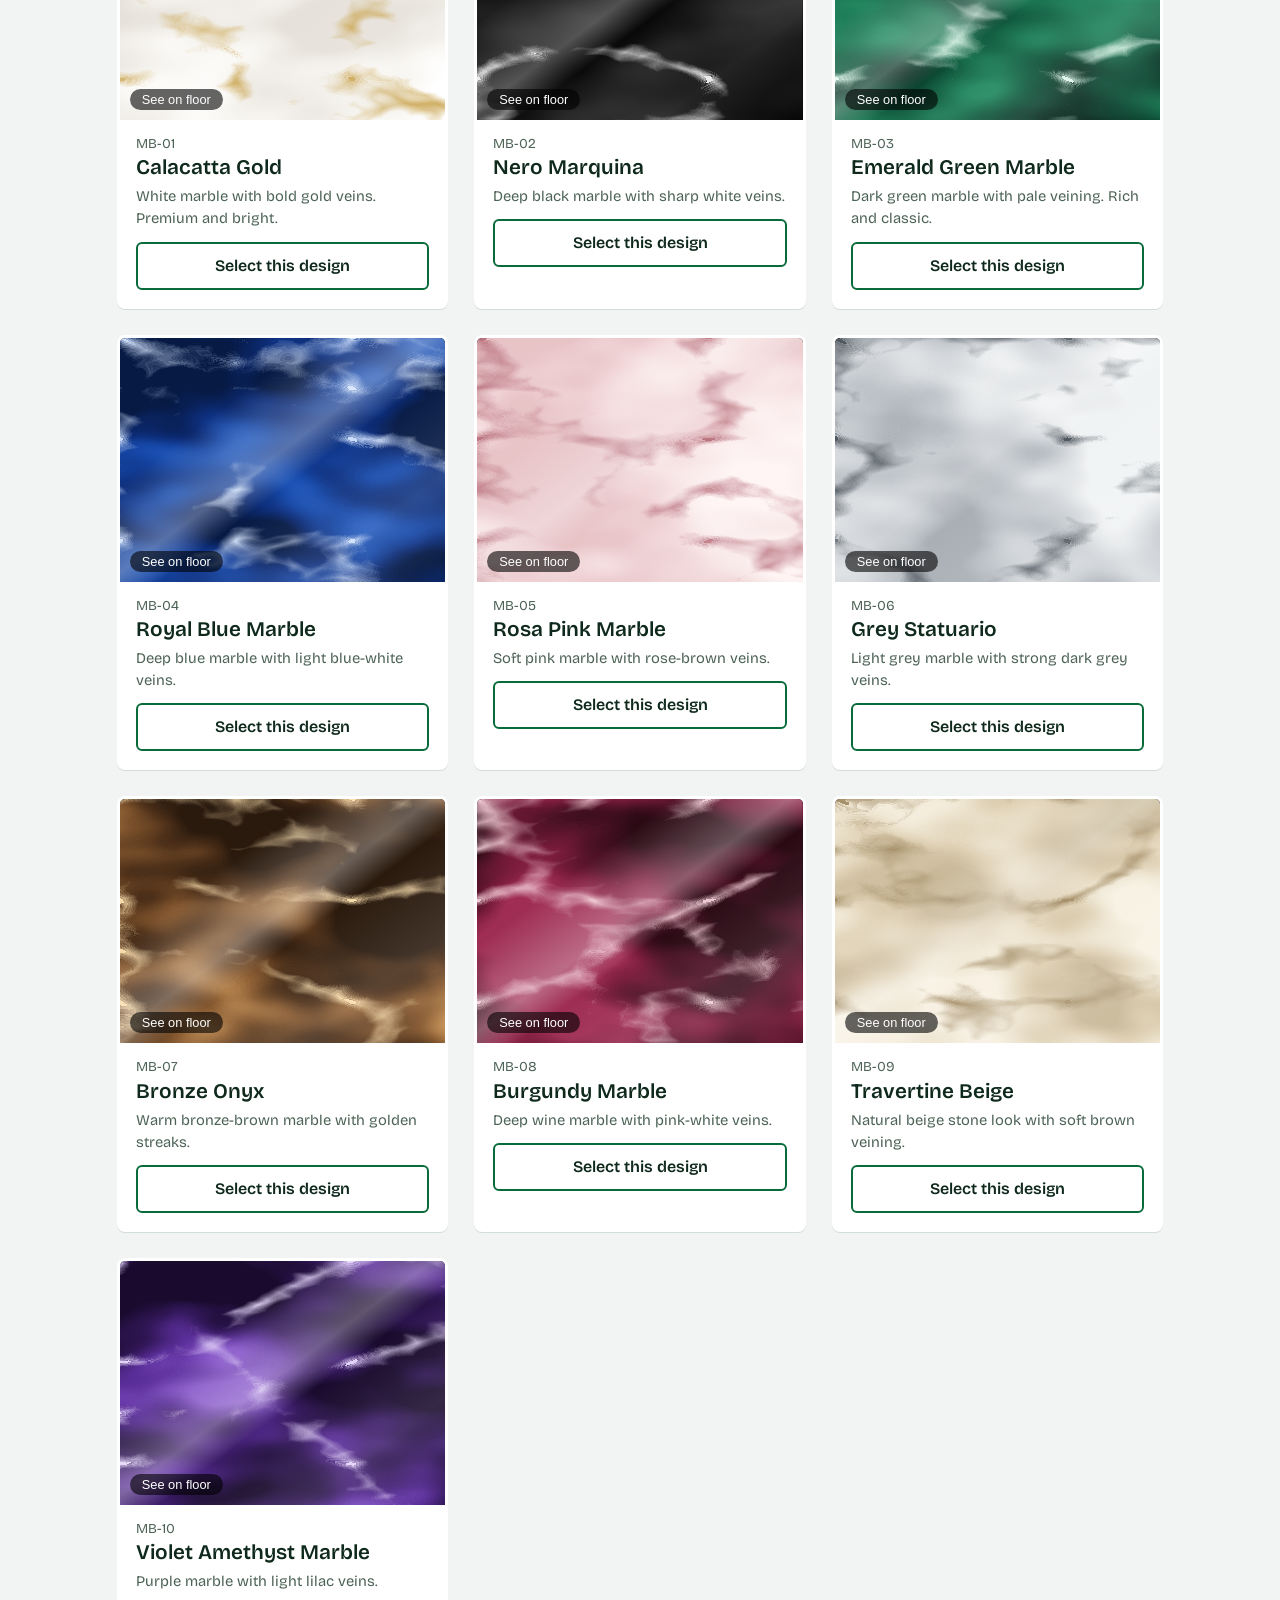
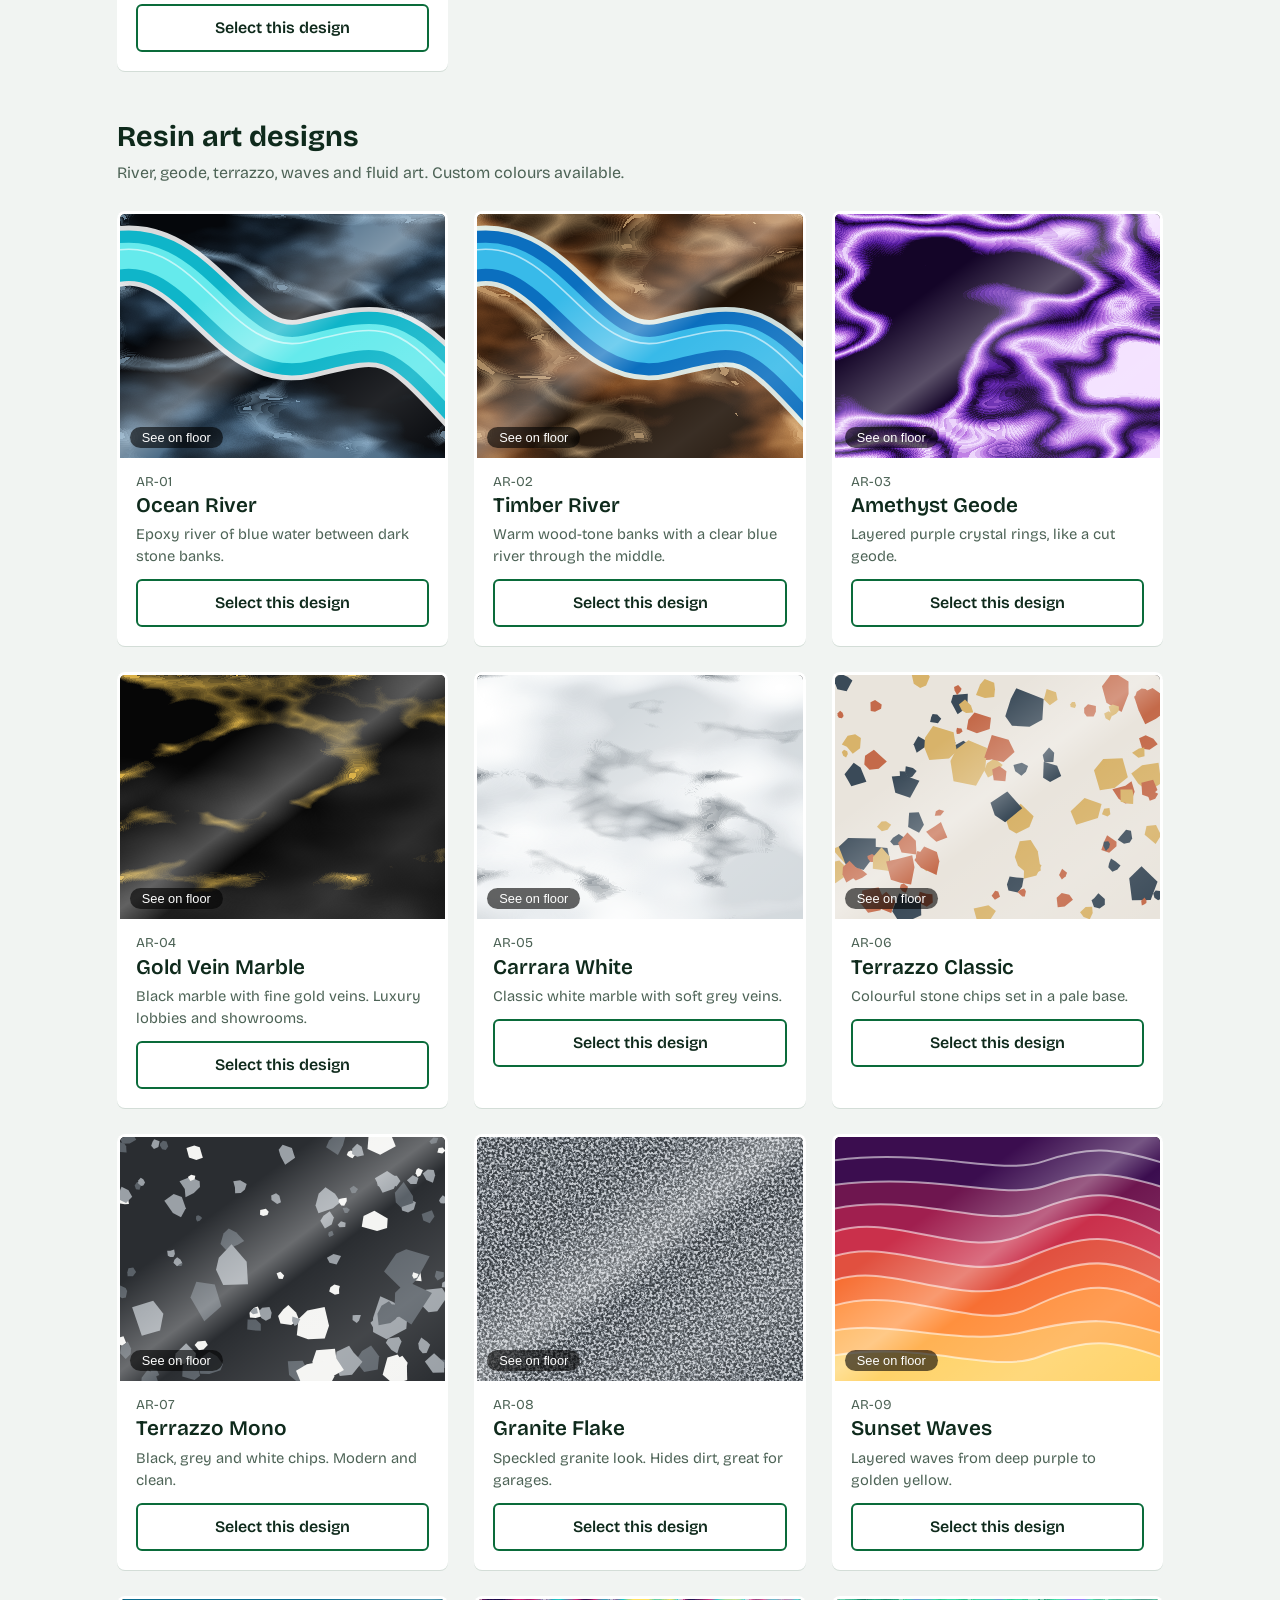
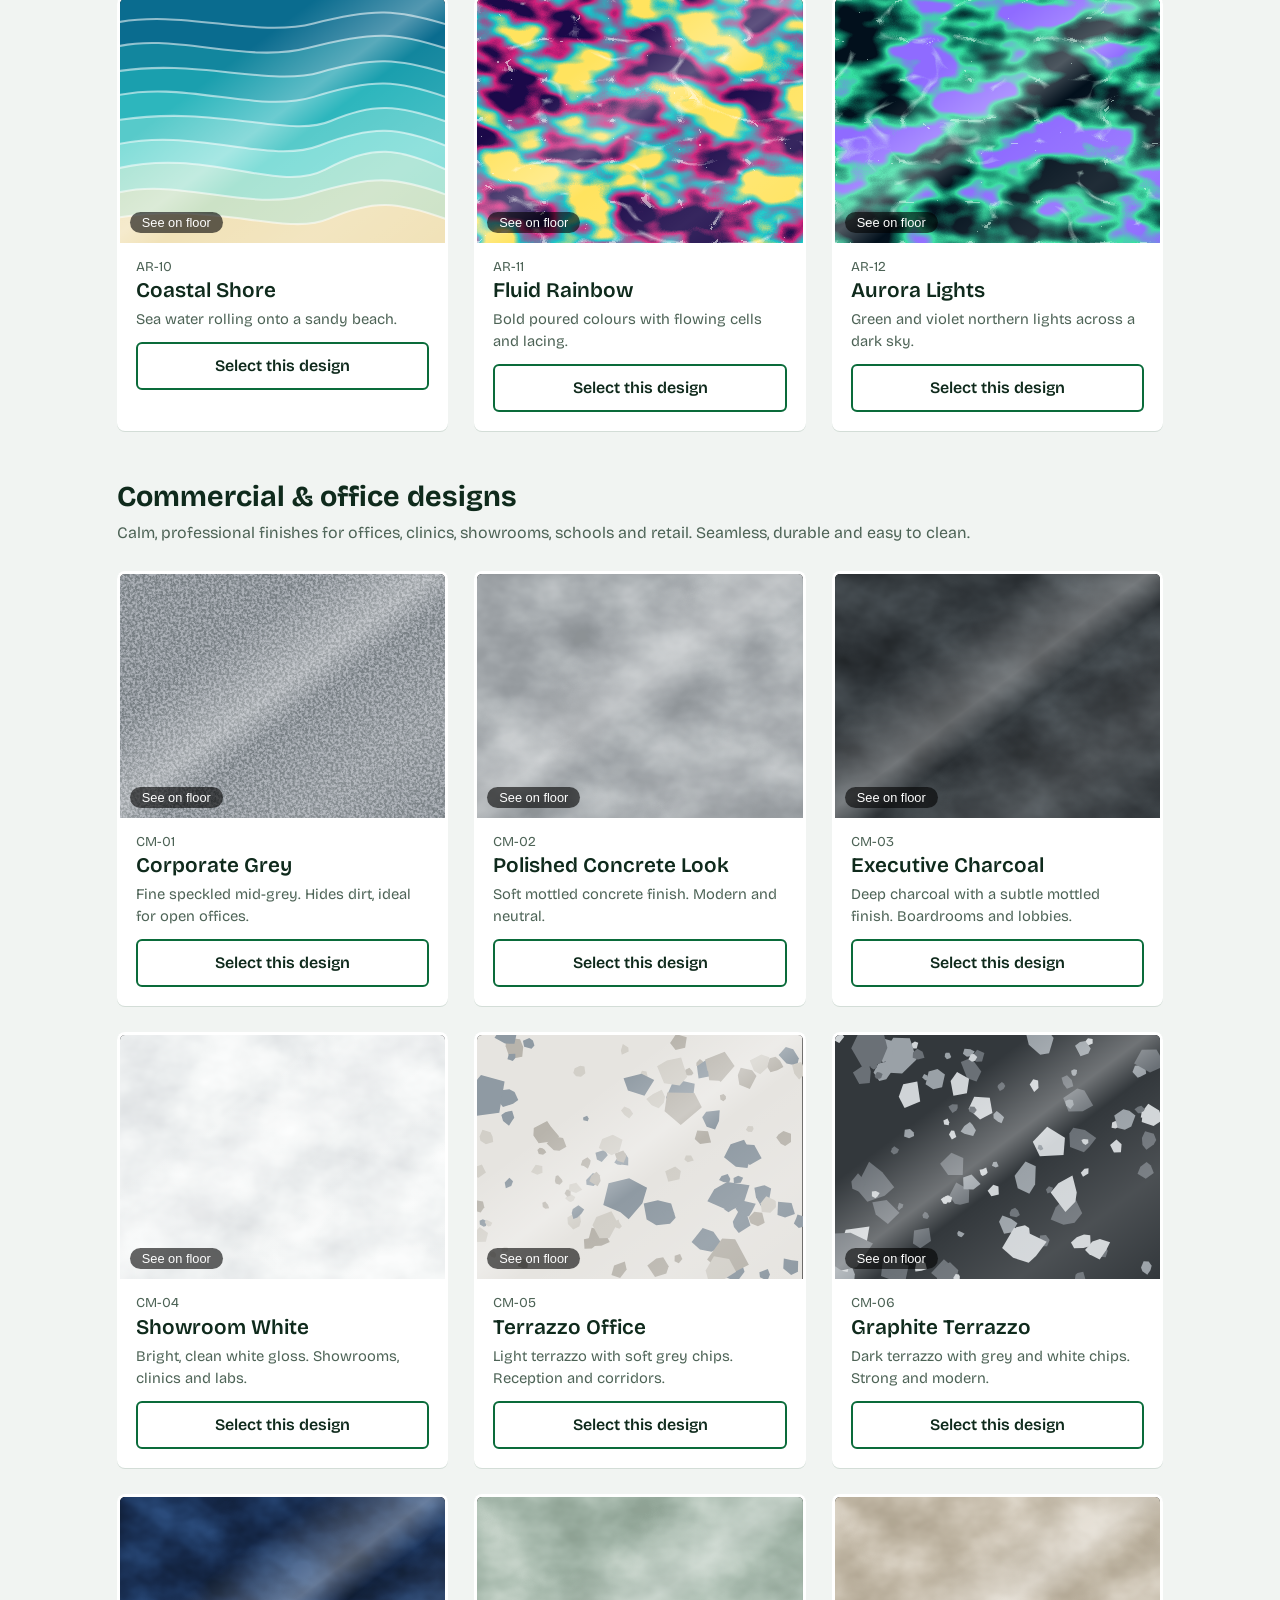
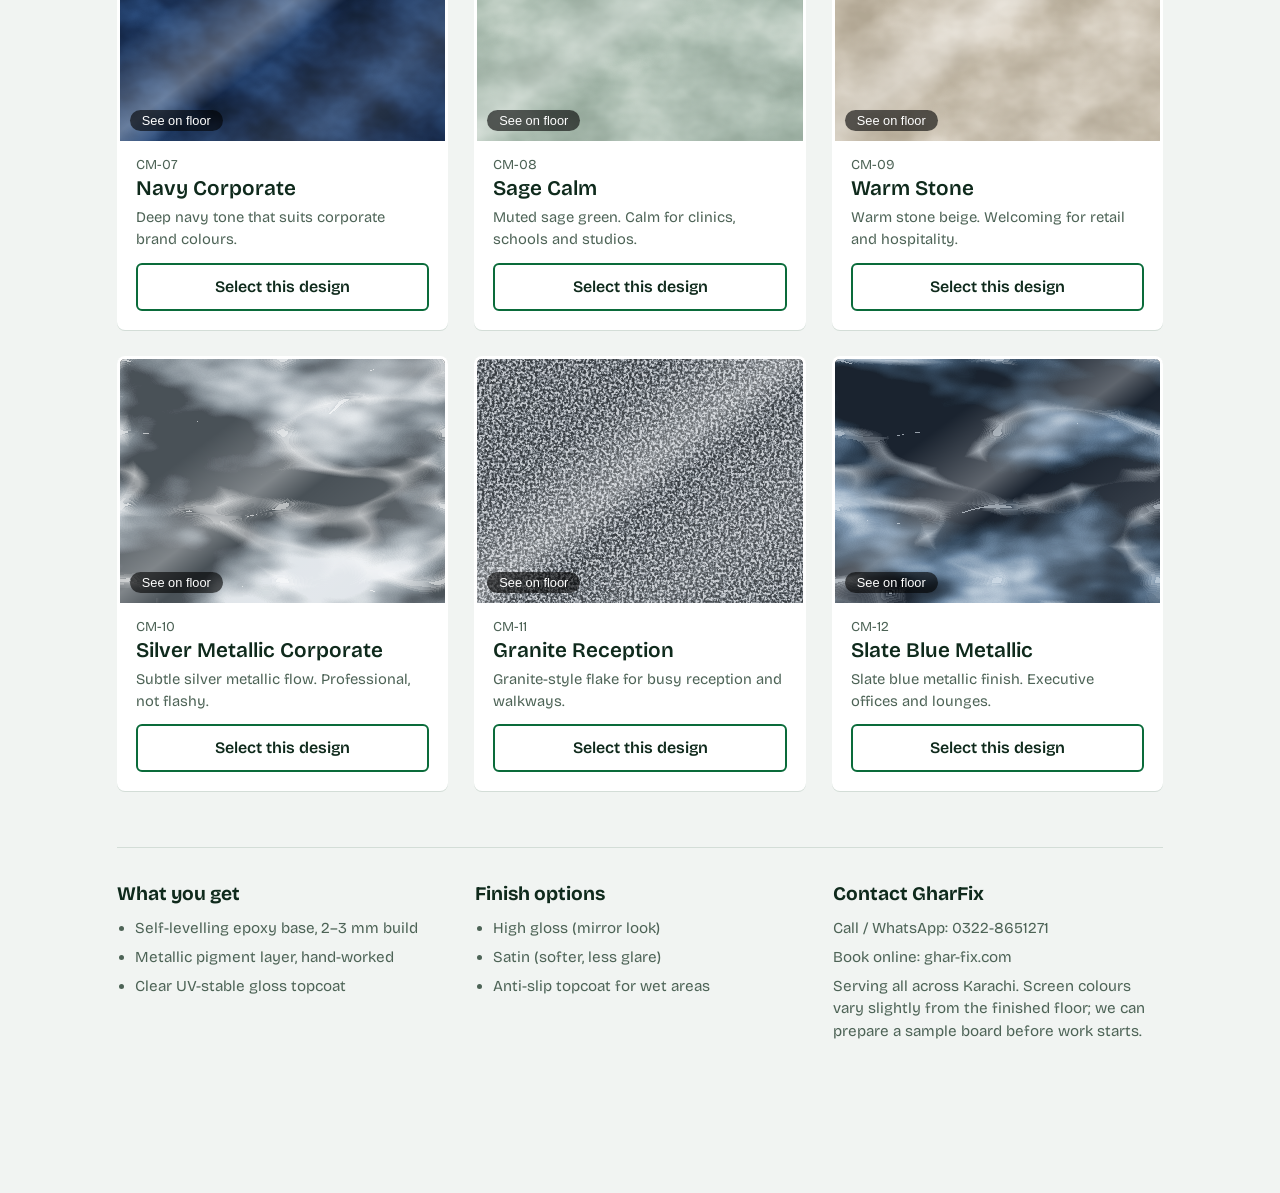
<file: GharFix _ Resin & Metallic Epoxy Floor Catalog.html>
<!DOCTYPE html>
<html lang="en">
<head>
<meta charset="utf-8">
<meta name="viewport" content="width=device-width, initial-scale=1, viewport-fit=cover">
<title>GharFix | Resin &amp; Metallic Epoxy Floor Catalog</title>
<link rel="stylesheet" href="https://fonts.googleapis.com/css2?family=Bricolage+Grotesque:opsz,wght@12..96,400;12..96,600;12..96,800&display=swap">
<style>
:root{--bg:#f1f4f2;--ink:#0f2a1c;--mute:#4d6356;--card:#fff;--line:#d3ddd7;--g:#0a6b3a;--g2:#0d4a2a;--acc:#0a6b3a;--accink:#fff;
box-sizing:border-box;padding-top:env(safe-area-inset-top,0px);padding-bottom:env(safe-area-inset-bottom,0px)}
@media (prefers-color-scheme:dark){:root:not([data-theme="light"]){--bg:#0b1510;--ink:#eaf3ee;--mute:#9db3a6;--card:#14231a;--line:#26392d;--g:#12864b;--g2:#08311c;--acc:#3fcf85;--accink:#06210f;color-scheme:dark}}
html{scroll-padding-top:env(safe-area-inset-top,0px)}
*{box-sizing:border-box}
body{margin:0;background:var(--bg);color:var(--ink);font-family:"Bricolage Grotesque",system-ui,-apple-system,"Segoe UI",sans-serif;line-height:1.5;padding-bottom:120px}
.top{background:linear-gradient(160deg,var(--g),var(--g2));color:#fff;padding:36px 6vw 44px}
.top .in{max-width:1200px;margin:auto;display:flex;gap:32px;align-items:center;flex-wrap:wrap}
.logo{background:#fff;border-radius:10px;padding:8px 12px;display:flex}
.logo img{height:110px;width:auto;display:block}
.top h1{font-size:clamp(2rem,5.5vw,3.8rem);line-height:1.02;margin:0 0 10px;font-weight:800;letter-spacing:-.02em}
.top p{margin:0 0 4px;opacity:.9;max-width:56ch}
.how{display:flex;gap:10px;flex-wrap:wrap;margin-top:16px}
.how a{color:#fff;text-decoration:none;font-weight:600;background:rgba(255,255,255,.16);border:1px solid rgba(255,255,255,.5);border-radius:999px;padding:7px 16px;font-size:.95rem}
main{max-width:1200px;margin:auto;padding:30px 6vw 0}
.grid{display:grid;grid-template-columns:repeat(auto-fill,minmax(290px,1fr));gap:26px}
.sec{grid-column:1/-1;margin-top:18px;scroll-margin-top:12px}.sec h2{font-size:1.8rem;margin:0}.sec p{margin:2px 0 0;color:var(--mute)}.item{background:var(--card);border:3px solid transparent;border-radius:8px;overflow:hidden;position:relative;box-shadow:0 1px 0 var(--line)}
.item.on{border-color:var(--acc)}
.sw{display:block;width:100%;aspect-ratio:4/3;border:0;padding:0;cursor:zoom-in;background:#000;position:relative}
.sw svg{display:block;width:100%;height:100%}
.sw:focus-visible,.pick:focus-visible,.btn:focus-visible,.close:focus-visible{outline:3px solid var(--acc);outline-offset:2px}
.zoom{position:absolute;left:10px;bottom:10px;background:rgba(0,0,0,.6);color:#fff;border-radius:999px;padding:3px 12px;font-size:.8rem}
.tick{position:absolute;top:10px;right:10px;width:34px;height:34px;border-radius:50%;background:var(--acc);color:var(--accink);display:none;align-items:center;justify-content:center;font-weight:800;font-size:1.1rem}
.item.on .tick{display:flex}
.meta{padding:14px 16px 16px}
.code{font-size:.85rem;color:var(--mute)}
.name{font-size:1.3rem;line-height:1.3;font-weight:600;margin:0 0 4px}
.desc{font-size:.92rem;color:var(--mute);margin:0 0 12px}
.pick{font:inherit;font-weight:600;width:100%;padding:10px;border-radius:6px;cursor:pointer;border:2px solid var(--acc);background:transparent;color:var(--ink)}
.item.on .pick{background:var(--acc);color:var(--accink)}
.info{margin:56px 0 24px;display:grid;grid-template-columns:repeat(auto-fit,minmax(260px,1fr));gap:28px;border-top:1px solid var(--line);padding-top:32px}
.info h2{font-size:1.2rem;margin:0 0 8px}
.info p,.info li{color:var(--mute);margin:0 0 6px;font-size:.95rem}
.info ul{padding-left:18px;margin:0}
.bar{position:fixed;left:0;right:0;bottom:0;background:var(--g2);color:#fff;padding:12px 6vw calc(12px + env(safe-area-inset-bottom,0px));display:flex;gap:12px;align-items:center;justify-content:space-between;flex-wrap:wrap;z-index:20}
.bar .sel{font-size:.95rem;flex:1 1 220px}
.btns{display:flex;gap:10px}
.btn{font:inherit;font-weight:600;border:0;border-radius:6px;padding:11px 18px;cursor:pointer;text-decoration:none;display:inline-block}
.btn.p{background:#25d366;color:#06210f}
.btn.s{background:transparent;color:#fff;border:1px solid #fff}
.btn[aria-disabled="true"]{opacity:.45;pointer-events:none}
.lb{position:fixed;inset:0;background:rgba(0,0,0,.88);z-index:50;display:none;flex-direction:column;align-items:center;justify-content:center;padding:20px;gap:14px}
.lb.open{display:flex}
.lb .big{width:min(960px,100%);aspect-ratio:4/3;max-height:75vh}
.lb .big svg{width:100%;height:100%;display:block;border-radius:8px}
.lb .cap{color:#fff;font-weight:600;font-size:1.1rem}
.close{position:absolute;top:calc(14px + env(safe-area-inset-top,0px));right:16px;background:#fff;color:#000;border:0;border-radius:6px;padding:8px 16px;font:inherit;font-weight:600;cursor:pointer}

.lb .big{overflow:hidden;border-radius:8px;position:relative;max-height:none;aspect-ratio:auto}
.tabs{display:flex;gap:8px;flex-wrap:wrap;justify-content:center}
.tabs button{font:inherit;font-weight:600;border:1px solid #fff;background:transparent;color:#fff;border-radius:999px;padding:6px 16px;cursor:pointer}
.tabs button[aria-pressed="true"]{background:#fff;color:#000}
.tabs button:focus-visible{outline:3px solid var(--acc);outline-offset:2px}
.room{position:absolute;left:0;top:0;width:960px;height:720px;transform-origin:0 0;overflow:hidden;background:#ddd}
.room i{position:absolute;display:block}
.room .wall{position:absolute;left:0;top:0;width:960px;background:linear-gradient(var(--w1),var(--w2))}
.room .fw{position:absolute;left:0;width:960px;bottom:0;perspective:560px;perspective-origin:50% 0;overflow:hidden;background:#222}
.room .fl{position:absolute;left:-90px;width:1140px;top:0;transform-origin:50% 0;transform:rotateX(66deg)}
.room .fl svg{display:block;width:100%;height:100%}
.room .gloss{position:absolute;inset:0;background:
radial-gradient(ellipse 60px 16px at 22% 34%,rgba(255,255,255,.95),transparent),radial-gradient(ellipse 60px 16px at 50% 30%,rgba(255,255,255,.9),transparent),radial-gradient(ellipse 70px 20px at 78% 38%,rgba(255,255,255,.9),transparent),
radial-gradient(ellipse 90px 26px at 36% 64%,rgba(255,255,255,.7),transparent),radial-gradient(ellipse 90px 26px at 68% 70%,rgba(255,255,255,.7),transparent),
linear-gradient(105deg,transparent 22%,rgba(255,255,255,.34) 36%,rgba(255,255,255,.06) 46%,transparent 56%),
linear-gradient(180deg,rgba(255,255,255,0),rgba(255,255,255,.16))}
.room .ob{position:absolute;left:0;top:0;width:960px;height:240px}
.room .objs{position:absolute;left:0;width:960px;height:240px}
.room .refl{position:absolute;left:0;width:960px;height:240px;transform:scaleY(-1);opacity:.3;-webkit-mask-image:linear-gradient(to top,#000 5%,transparent 80%);mask-image:linear-gradient(to top,#000 5%,transparent 80%)}

.lb{overflow-y:auto;justify-content:safe center}
.up{position:absolute;inset:0;display:flex;flex-direction:column;align-items:center;justify-content:center;gap:10px;background:#1b2a22;color:#fff;text-align:center;padding:24px;cursor:pointer;border:2px dashed rgba(255,255,255,.55);border-radius:8px;box-sizing:border-box}
.up input{display:none}.up b{font-size:1.3rem}.up span{opacity:.85;font-size:.95rem;max-width:42ch}
.ph{position:absolute;inset:0;width:100%;height:100%;display:block;user-select:none;-webkit-user-drag:none}
.clip{position:absolute;inset:0;overflow:hidden;isolation:isolate;pointer-events:none}
.tex{position:absolute;left:0;top:0;transform-origin:0 0}.tex svg{display:block;width:100%;height:100%}
.shn{position:absolute;inset:0;width:100%;height:100%;mix-blend-mode:hard-light;pointer-events:none}
.pt{position:absolute;width:28px;height:28px;margin:-14px 0 0 -14px;border-radius:50%;background:var(--acc);border:3px solid #fff;color:var(--accink);font:700 12px/22px sans-serif;text-align:center;touch-action:none;cursor:grab;z-index:5;box-sizing:border-box}
.ownctl{display:flex;flex-direction:column;gap:8px;align-items:center;color:#fff;max-width:960px;text-align:center}
.ownctl .row{display:flex;gap:10px;flex-wrap:wrap;justify-content:center;align-items:center}
.ownctl input[type=range]{width:140px}
.lbnav{display:flex;gap:10px;align-items:center;flex-wrap:wrap;justify-content:center}
</style>
</head>
<body>
<div class="top"><div class="in">
<div class="logo"><img src="[data-uri]" alt="GharFix, Har Ghar Ka Fix"></div>
<div>
<h1>Resin &amp; 3D metallic floors</h1>
<p>Seamless glossy floors with flowing metallic colour and real depth. Every floor is hand-poured, so no two are the same.</p>
<div class="how"><a href="#metallic">3D metallic (44)</a><a href="#designer">Designer looks (12)</a><a href="#marble">Marble (10)</a><a href="#art">Resin art (12)</a><a href="#commercial">Commercial (12)</a></div><p style="margin-top:12px;font-size:.95rem">Tap a design to see it on a floor, select your favourites, then send us the list.</p><button class="btn" id="tryown" type="button" style="background:#fff;color:#0a6b3a;margin-top:14px">See designs on your own floor</button>
</div></div></div>
<main>
<div class="grid" id="grid"></div>
<section class="info">
<div><h2>What you get</h2><ul><li>Self-levelling epoxy base, 2–3 mm build</li><li>Metallic pigment layer, hand-worked</li><li>Clear UV-stable gloss topcoat</li></ul></div>
<div><h2>Finish options</h2><ul><li>High gloss (mirror look)</li><li>Satin (softer, less glare)</li><li>Anti-slip topcoat for wet areas</li></ul></div>
<div><h2>Contact GharFix</h2><p>Call / WhatsApp: 0322-8651271</p><p>Book online: ghar-fix.com</p><p>Serving all across Karachi. Screen colours vary slightly from the finished floor; we can prepare a sample board before work starts.</p></div>
</section>
</main>
<div class="bar" role="region" aria-label="Your selection">
<div class="sel" id="sel">No design selected yet</div>
<div class="btns"><button class="btn s" id="copy" type="button">Copy list</button><a class="btn p" id="send" href="#" aria-disabled="true" target="_blank" rel="noopener">Send on WhatsApp</a></div>
</div>
<div class="lb" id="lb" role="dialog" aria-modal="true" aria-label="Design preview">
<button class="close" id="close" type="button">Close</button>
<div class="tabs" id="tabs"><button type="button" data-v="own">Your own room</button><button type="button" data-v="drawing">Drawing room</button><button type="button" data-v="reception">Reception</button><button type="button" data-v="living">Living room</button><button type="button" data-v="office">Office</button><button type="button" data-v="garage">Garage</button><button type="button" data-v="swatch">Close-up</button></div>
<div class="big" id="big"></div>
<div class="ownctl" id="ownctl" style="display:none"><div id="ownhint"></div><div class="row"><label class="btn s">Change photo<input type="file" accept="image/*" id="ownfile2" hidden></label><button class="btn s" id="ownreset" type="button">Reset floor points</button><label>Shine <input type="range" id="ownshine" min="0" max="100" value="55" aria-label="Shine"></label></div></div>
<div class="cap" id="cap"></div>
<div class="lbnav"><button class="btn s" id="prev" type="button">‹ Previous</button><button class="btn p" id="lbpick" type="button" style="background:var(--acc);color:var(--accink)">Select this design</button><button class="btn s" id="next" type="button">Next ›</button></div>
</div>
<script>
var COMPANY="GharFix", WHATSAPP="923228651271";
// code, name, description, palette dark→light, vein colour, seed, type, extra
var MX=[
["MX-01","Liquid Silver","Silver and white swirls over a graphite base. Clean and modern.",["#1d2227","#5b6772","#aab5be","#f2f6f9"],"#ffffff",3,"m"],
["MX-02","Midnight Galaxy","Deep navy with electric blue and silver star-like flow.",["#03060f","#0c2a7a","#2f6bff","#bcd0ff"],"#dbe6ff",11,"m"],
["MX-03","Copper Lava","Molten copper streams through a black base.",["#0b0504","#5e2408","#c9692a","#ffc07d"],"#ffd9a8",21,"m"],
["MX-04","Ocean Wave","Teal and aqua waves with white foam lines.",["#03262b","#0a7f86","#25d3cb","#eafffd"],"#ffffff",5,"m"],
["MX-05","Gold Rush","Champagne gold veins on deep charcoal. Showroom style.",["#0f0d08","#5e4812","#d1a238","#fbe9ac"],"#fff3c4",8,"m"],
["MX-06","Emerald Marble","Green marble look with fine white veining.",["#021a14","#0a6a47","#26c58a","#d8ffee"],"#ffffff",14,"m"],
["MX-07","Rose Quartz","Soft rose gold and blush on a warm pearl base.",["#3a1e24","#b8706f","#efb4ac","#fff1ee"],"#ffffff",17,"m"],
["MX-08","Black Pearl","Near-black with pearl shimmer. Bold and quiet.",["#030406","#1a2027","#59636d","#c3ccd5"],"#e6ecf1",29,"m"],
["MX-09","Sapphire Depths","Rich blue deepening to turquoise highlights.",["#030f2c","#0c3f9e","#15a8d6","#b6f0ff"],"#e0f8ff",33,"m"],
["MX-10","Desert Dune","Bronze, sand and brown ripples like wind-blown dunes.",["#24160a","#6d4723","#bd8d52","#f3dcb0"],"#fff0cf",40,"m"],
["MX-11","Amethyst Nebula","Violet and magenta clouds over black.",["#08030f","#4a1a99","#b13fb4","#efc1ff"],"#f6d9ff",47,"m"],
["MX-12","Arctic Pearl","White pearl with ice-blue flow. Bright and airy.",["#aebfcc","#dbe6ee","#f6fafc","#ffffff"],"#7fb2d6",52,"m"],
["MX-13","Royal Bronze","Warm antique bronze with dark chocolate depth.",["#150b05","#4e2c14","#a56a32","#e9b97a"],"#ffe0b0",61,"m"],
["MX-14","Crimson Flame","Deep red metallic with glowing orange edges.",["#0c0203","#5e0a12","#d3202c","#ff9a62"],"#ffd0a8",66,"m"],
["MX-15","Jade Dragon","Dark jade green with gold-tinted highlights.",["#02130d","#0b4a33","#2f9a6c","#d6e8a0"],"#f4f0b8",71,"m"],
["MX-16","Steel Storm","Stormy steel grey with bright silver lightning.",["#0a0d10","#2c353d","#76848f","#dfe7ed"],"#ffffff",76,"m"],
["MX-17","Sunset Orange","Burnt orange and gold glow, warm and lively.",["#1c0803","#a2310c","#f08224","#ffe08a"],"#fff0b8",81,"m"],
["MX-18","Glacier Blue","Cool ice blue with white frost lines.",["#082a44","#2a78b0","#8fd0ee","#f2fcff"],"#ffffff",86,"m"],
["MX-19","Pink Champagne","Blush pink with champagne gold shimmer.",["#3d2227","#c88a92","#f2c6b8","#fff3dc"],"#ffe9b8",91,"m"],
["MX-20","Titanium Smoke","Smoky titanium with soft grey clouds. Industrial look.",["#0f1215","#3a4249","#838d95","#cdd3d8"],"#eef1f3",96,"m"],
["MX-21","Pink Nebula","Hot pink and magenta clouds over deep plum.",["#12041a","#6a1a7a","#e0489c","#ffd0ec"],"#ffe6f5",101,"m"],
["MX-22","Neon Teal Abyss","Glowing teal rising from a near-black base.",["#00100f","#005a55","#00d0b0","#c8fff2"],"#e8fffa",106,"m"],
["MX-23","Platinum Frost","Bright platinum with frosty white highlights.",["#2a2f35","#8a949d","#d5dbe0","#ffffff"],"#ffffff",111,"m"],
["MX-24","Burgundy Wine","Rich wine red fading to soft rose. Elegant and warm.",["#14030a","#5a0f2a","#a8284f","#f0a0b4"],"#ffd0dc",116,"m"],
["MX-25","Golden Sand","Soft gold and sand tones with a light, sunny feel.",["#2a1d08","#8a6a2a","#e0bb68","#fff2cc"],"#fff8e0",121,"m"],
["MX-26","Cosmic Violet","Deep indigo with bright violet flow.",["#05020e","#2a1475","#7a4ae0","#d4c4ff"],"#ece4ff",126,"m"],
["MX-27","Forest Moss","Dark forest green with fresh moss highlights.",["#040d06","#1a4a1e","#5a9a3a","#d8eca8"],"#f0ffd0",131,"m"],
["MX-28","Ruby Fire","Blazing ruby red with orange sparks.",["#0a0102","#6a0614","#e02a3a","#ffc0a0"],"#ffe0cc",136,"m"],
["MX-29","Cyan Lagoon","Clear tropical cyan with white sparkle.",["#02202c","#067a9a","#34d0e8","#e0fbff"],"#ffffff",141,"m"],
["MX-30","Smoked Gold","Dark smoky base with antique gold glow.",["#0b0a09","#3a3226","#9a7e4a","#e8d49a"],"#fff0c0",146,"m"],
["MX-31","Lilac Silk","Soft lilac and white. Calm and modern.",["#2a2038","#8a74b0","#cbb8e8","#faf4ff"],"#ffffff",151,"m"],
["MX-32","Ink Blue Silver","Midnight ink blue with silver streaks.",["#02040c","#0a1a40","#4a6aa8","#dfe8ff"],"#ffffff",156,"m"],
["MX-33","Pearl White","Clean pearl white with soft grey swirls. Bright and elegant.",["#d9dee2","#eceff2","#f8fafb","#ffffff"],"#aab4bc",301,"m"],
["MX-34","Ivory Cream","Warm ivory and cream with gentle gold-beige flow.",["#d8cdb8","#eadfca","#f6efe0","#fffaf0"],"#c2ab80",306,"m"],
["MX-35","Soft Sky","Light sky blue with white clouds. Fresh and calm.",["#a9cde8","#cfe5f4","#e8f4fb","#ffffff"],"#7fb0d4",311,"m"],
["MX-36","Mint Breeze","Pale mint green with white shimmer.",["#a8d8c4","#cdeadc","#e8f6ef","#ffffff"],"#7cc0a2",316,"m"],
["MX-37","Blush Pink","Soft blush pink with a light pearl finish.",["#e8b8c0","#f4d2d6","#fbe8ea","#ffffff"],"#d890a0",321,"m"],
["MX-38","Champagne Light","Light champagne with a gentle golden glow.",["#d8c49a","#ead9b4","#f6ecd2","#fffaee"],"#c9a45c",326,"m"],
["MX-39","Light Silver Grey","Light silver and grey. Neutral for any space.",["#aeb6bd","#cdd3d8","#e6eaed","#fafbfc"],"#8e98a1",331,"m"],
["MX-40","Lavender Mist","Soft lavender fading to white. Quiet and modern.",["#c4b4de","#ddd2ee","#efe9f7","#ffffff"],"#a692cc",336,"m"],
["MX-41","Sand Beige","Light sand and beige tones. Warm and natural.",["#cdb893","#e0d0b2","#efe4cc","#fbf6ea"],"#b39a6a",341,"m"],
["MX-42","Aqua Pearl","Pale aqua with a pearl sheen, like shallow water.",["#9edce0","#c6ecee","#e4f7f8","#ffffff"],"#6cc0c8",346,"m"],
["MX-43","Peach Glow","Soft peach and cream. Cheerful and warm.",["#f0b898","#f7d2ba","#fce8da","#fffaf5"],"#e49a70",351,"m"],
["MX-44","Moonstone","Cool grey-blue with a soft moonlight shine.",["#b9c4d0","#d5dde6","#ebf0f5","#fdfeff"],"#98a8ba",356,"m"]
];
var AR=[
["AR-01","Ocean River","Epoxy river of blue water between dark stone banks.",["#05080c","#101a24","#233648","#4a6a86"],"#9ec4e0",101,"river",["#0fb5c9","#6ff0f0","#ffffff"]],
["AR-02","Timber River","Warm wood-tone banks with a clear blue river through the middle.",["#1f1208","#4a2a14","#7c4a24","#b07a45"],"#f0c890",106,"river",["#0b6fbf","#3ec3ee","#eaffff"]],
["AR-03","Amethyst Geode","Layered purple crystal rings, like a cut geode.",["#150528","#5b1fa8","#b46be0","#f3e1ff"],"#ffffff",111,"geode"],
["AR-04","Gold Vein Marble","Black marble with fine gold veins. Luxury lobbies and showrooms.",["#060606","#101010","#1b1b1b","#2a2a2a"],"#e5b94a",116,"marble"],
["AR-05","Carrara White","Classic white marble with soft grey veins.",["#d4d9dd","#e9edf0","#f6f8f9","#ffffff"],"#7b838a",121,"marble"],
["AR-06","Terrazzo Classic","Colourful stone chips set in a pale base.",["#e9e4dc","#c46a4a","#3a4a58","#d8b36a"],"#fff",126,"chips"],
["AR-07","Terrazzo Mono","Black, grey and white chips. Modern and clean.",["#2a2d31","#f4f4f2","#9aa0a6","#5a6168"],"#fff",131,"chips"],
["AR-08","Granite Flake","Speckled granite look. Hides dirt, great for garages.",["#3a3f43","#5c6368","#8d949a","#c4c9cd"],"#fff",136,"flake"],
["AR-09","Sunset Waves","Layered waves from deep purple to golden yellow.",["#3b0d4f","#c2254f","#ff7a2f","#ffd36a"],"#fff",141,"waves"],
["AR-10","Coastal Shore","Sea water rolling onto a sandy beach.",["#0a6c8f","#1fb0b8","#8fe3dc","#f1e2b8"],"#fff",146,"waves"],
["AR-11","Fluid Rainbow","Bold poured colours with flowing cells and lacing.",["#1b0a4a","#d3207b","#12c4c9","#ffe45e"],"#ffffff",151,"fluid"],
["AR-12","Aurora Lights","Green and violet northern lights across a dark sky.",["#02101c","#0a6e5a","#35e0a1","#8f6bff"],"#d9fff0",156,"fluid"]
];
var MB=[
["MB-01","Calacatta Gold","White marble with bold gold veins. Premium and bright.",["#e6e2da","#f1eee8","#faf8f4","#ffffff"],"#c9a24a",501,"marble"],
["MB-02","Nero Marquina","Deep black marble with sharp white veins.",["#050505","#0c0c0c","#161616","#222222"],"#f2f2f2",506,"marble"],
["MB-03","Emerald Green Marble","Dark green marble with pale veining. Rich and classic.",["#06281c","#0c4a34","#16694a","#238a62"],"#e8fff4",511,"marble"],
["MB-04","Royal Blue Marble","Deep blue marble with light blue-white veins.",["#071a44","#0d2d78","#1648a8","#2862c8"],"#d6e6ff",516,"marble"],
["MB-05","Rosa Pink Marble","Soft pink marble with rose-brown veins.",["#e8c4c8","#f2d6d8","#f9e8e8","#fff4f4"],"#b8707c",521,"marble"],
["MB-06","Grey Statuario","Light grey marble with strong dark grey veins.",["#aab0b6","#c4c9ce","#dcdfe2","#f1f3f4"],"#4a525a",526,"marble"],
["MB-07","Bronze Onyx","Warm bronze-brown marble with golden streaks.",["#2a1a0e","#50321a","#8a5c32","#c89458"],"#ffe3b0",531,"marble"],
["MB-08","Burgundy Marble","Deep wine marble with pink-white veins.",["#2a0a14","#4e1226","#7a1c3c","#a02e55"],"#f6d2dc",536,"marble"],
["MB-09","Travertine Beige","Natural beige stone look with soft brown veining.",["#c9b898","#dccdb0","#ece2cc","#f8f2e4"],"#a48e68",541,"marble"],
["MB-10","Violet Amethyst Marble","Purple marble with light lilac veins.",["#1a0b2e","#33185a","#5a2e98","#8452c8"],"#eadcff",546,"marble"]
];
var CM=[
["CM-01","Corporate Grey","Fine speckled mid-grey. Hides dirt, ideal for open offices.",["#7a8086","#8a9096","#9aa0a6","#aab0b5"],"#fff",701,"flake"],
["CM-02","Polished Concrete Look","Soft mottled concrete finish. Modern and neutral.",["#8d9296","#9ca1a5","#aeb3b6","#c0c4c7"],"#fff",706,"conc"],
["CM-03","Executive Charcoal","Deep charcoal with a subtle mottled finish. Boardrooms and lobbies.",["#23272a","#2e3337","#3a4044","#484f54"],"#fff",711,"conc"],
["CM-04","Showroom White","Bright, clean white gloss. Showrooms, clinics and labs.",["#dfe2e4","#eaedee","#f4f6f6","#fcfdfd"],"#fff",716,"conc"],
["CM-05","Terrazzo Office","Light terrazzo with soft grey chips. Reception and corridors.",["#e6e4e0","#b8b4ac","#8f9aa3","#d2cfc8"],"#fff",721,"chips"],
["CM-06","Graphite Terrazzo","Dark terrazzo with grey and white chips. Strong and modern.",["#33383c","#6a7076","#9aa1a7","#d0d4d7"],"#fff",726,"chips"],
["CM-07","Navy Corporate","Deep navy tone that suits corporate brand colours.",["#0f1d33","#16294a","#1f3a63","#2b4c7c"],"#fff",731,"conc"],
["CM-08","Sage Calm","Muted sage green. Calm for clinics, schools and studios.",["#8fa395","#a0b3a6","#b2c3b7","#c6d3c9"],"#fff",736,"conc"],
["CM-09","Warm Stone","Warm stone beige. Welcoming for retail and hospitality.",["#b2a794","#c0b6a4","#cfc6b6","#ded7ca"],"#fff",741,"conc"],
["CM-10","Silver Metallic Corporate","Subtle silver metallic flow. Professional, not flashy.",["#4a5158","#7b858d","#aeb7be","#e0e5e9"],"#ffffff",746,"m"],
["CM-11","Granite Reception","Granite-style flake for busy reception and walkways.",["#3a3f43","#5c6368","#8d949a","#c4c9cd"],"#fff",751,"flake"],
["CM-12","Slate Blue Metallic","Slate blue metallic finish. Executive offices and lounges.",["#1a2430","#34495e","#6b87a3","#c3d2e0"],"#e4edf5",756,"m"]
];
var SG=[
["SG-01","Blue Agate Swirl","Deep blue, black and white swirls with silver lines, like flowing agate.",["#040a16","#0f3a78","#7d9cc0","#eef3f8"],"#fff",901,"swirl"],
["SG-02","Cream & Gold River","Cream base with a blue river edged in gold lines. Luxury living rooms.",["#d8c9a8","#e8dcc0","#f4ecd6","#fffaee"],"#c9a24a",906,"river",["#1d4f9a","#5a8fd0","#d4a84a"]],
["SG-03","Steel Blue Marble","Smooth steel-blue marble with soft light veins and a deep gloss.",["#1a2f4a","#2c4a6e","#4a6f96","#7d9cbd"],"#d6e4f2",911,"marble"],
["SG-04","Blue River on Black","Bright blue and turquoise river with silver edges over a dark floor.",["#05080e","#0b1424","#15233a","#2a3d5a"],"#c8d6e6",916,"river",["#0a6ec2","#2ec4e6","#e8f0f8"]],
["SG-05","Misty Grey Marble","Light grey-white marble with soft grey veins. Kitchens and hallways.",["#b8bcc0","#d0d3d6","#e4e6e8","#f6f7f8"],"#6a7077",921,"marble"],
["SG-06","Ivory Gold Trail","Polished ivory with a trail of gold shimmer. Bright and elegant.",["#e2d8c4","#efe7d6","#f8f3e8","#fffdf8"],"#d9b45c",926,"m"],
["SG-07","Teal Ocean Marble","Teal, emerald and blue waves with white veins. Bold feature floor.",["#052a3a","#0a6a78","#1aa38f","#7fd8c8"],"#ffffff",931,"m"],
["SG-08","Charcoal Silver Swirl","Charcoal base with white and silver swirls. Modern kitchens.",["#0a0c0e","#2a3036","#7b858e","#f2f5f7"],"#fff",936,"swirl"],
["SG-09","Dark Brushed Steel","Dark streaked steel look with a glossy mirror finish.",["#0c0e10","#23282c","#4a5259","#7c868e"],"#b0bac2",941,"brush"],
["SG-10","Showroom Grey Slab","Grey stone-slab look with fine white lines. Showrooms and garages.",["#4a4e52","#62676c","#7e848a","#9aa0a6"],"#e8ebee",946,"marble"],
["SG-11","Black & White Swirl","Black, grey and white swirls with a hint of blue. Garages and workshops.",["#050608","#1c2a40","#8a96a6","#ffffff"],"#fff",951,"swirl"],
["SG-12","Pearl Cream Flow","Soft cream and white flow with a gentle pearl sheen.",["#d9cfb8","#ece4d0","#f8f3e6","#ffffff"],"#fff",956,"swirl"]
];
var D=MX.concat(SG,MB,AR,CM);
function $(i){return document.getElementById(i)}
function hx(h){return [1,3,5].map(function(i){return (parseInt(h.substr(i,2),16)/255).toFixed(3)})}
function mix(a,b,t){var A=[1,3,5].map(function(i){return parseInt(a.substr(i,2),16)}),B=[1,3,5].map(function(i){return parseInt(b.substr(i,2),16)});return "rgb("+A.map(function(x,i){return Math.round(x+(B[i]-x)*t)}).join(",")+")"}
function rnd(s){return function(){s=(s*16807)%2147483647;return (s-1)/2147483646}}
var TY={
 m:{f:"0.0045 0.009",o:4,k:3.2,b:-1.15,v:["0.005 0.011",2,-4,.62]},
 river:{f:"0.0045 0.009",o:4,k:3.2,b:-1.15,v:["0.005 0.011",2,-4,.62]},
 fluid:{f:"0.012 0.02",o:3,k:3.4,b:-1.2,v:["0.012 0.02",2,-6,.55]},
 geode:{f:"0.0035 0.007",o:3,k:3.4,b:-1.2,cyc:1},
 marble:{f:"0.004 0.008",o:3,k:3,b:-1.1,v:["0.0035 0.008",4,-5,0.95]},
 swirl:{f:"0.0022 0.004",o:3,k:2.2,b:-.55,cyc:1},
 brush:{f:"0.002 0.03",o:3,k:3.2,b:-1.15,v:["0.002 0.03",2,-4,.62]},
 conc:{f:"0.012 0.016",o:4,k:1.6,b:-.3},
 flake:{f:"0.32",o:2,k:2.3,b:-0.65,disc:1}
};
function sv(d,uid,defs,body,S){
  S=S||1; var W=400*S,H=300*S;
  return '<svg viewBox="0 0 '+W+' '+H+'" preserveAspectRatio="xMidYMid slice" role="img" aria-label="'+d[1]+' sample"><defs>'+defs+
  '<linearGradient id="s'+uid+'" x1="0" y1="0" x2="1" y2="1"><stop offset=".30" stop-color="#fff" stop-opacity="0"/><stop offset=".48" stop-color="#fff" stop-opacity=".30"/><stop offset=".56" stop-color="#fff" stop-opacity="0"/><stop offset=".78" stop-color="#fff" stop-opacity=".12"/><stop offset="1" stop-color="#fff" stop-opacity="0"/></linearGradient></defs>'+
  body+'<rect width="'+W+'" height="'+H+'" fill="url(#s'+uid+')"/></svg>';
}
function filt(id,d,o){
  var p=d[3].map(hx), s=d[5], tv=o.cyc?[0,1,2,3,2,1,0,1,2,3,2,1,0,1,2,3].map(function(i){return p[i]}):p;
  var T=function(k){return tv.map(function(c){return c[k]}).join(" ")}, ty=o.disc?"discrete":"table", m=o.k+" 0 0 0 "+o.b+" ";
  var f='<filter id="'+id+'" x="0" y="0" width="100%" height="100%" color-interpolation-filters="sRGB"><feTurbulence type="fractalNoise" baseFrequency="'+o.f+'" numOctaves="'+o.o+'" seed="'+s+'" result="n"/><feColorMatrix in="n" values="'+m+m+m+'0 0 0 0 1" result="g"/>'+
  '<feComponentTransfer in="g" result="col"><feFuncR type="'+ty+'" tableValues="'+T(0)+'"/><feFuncG type="'+ty+'" tableValues="'+T(1)+'"/><feFuncB type="'+ty+'" tableValues="'+T(2)+'"/></feComponentTransfer>';
  if(o.v){var v=hx(d[4]);
    f+='<feTurbulence type="turbulence" baseFrequency="'+o.v[0]+'" numOctaves="'+o.v[1]+'" seed="'+(s+9)+'" result="t"/><feColorMatrix in="t" values="0 0 0 0 '+v[0]+' 0 0 0 0 '+v[1]+' 0 0 0 0 '+v[2]+' '+o.v[2]+' 0 0 0 '+o.v[3]+'" result="vn"/><feMerge><feMergeNode in="col"/><feMergeNode in="vn"/></feMerge>';
  }
  return f+'</filter>';
}
function art(d,uid,S){
  var ty=d[6], c=d[3], b, i; S=(ty==="river"||ty==="waves")?1:(S||1); var W=400*S,H=300*S;
  if(ty==="chips"){
    var R=rnd(d[5]*977+13); b='<rect width="'+W+'" height="'+H+'" fill="'+c[0]+'"/>';
    for(i=0;i<95*S*S;i++){
      var cx=R()*W, cy=R()*H, r=4+R()*R()*24, n=5+Math.floor(R()*3), a0=R()*6.28, pts=[];
      for(var j=0;j<n;j++){var an=a0+j*6.283/n+R()*.5, rr=r*(.7+R()*.6); pts.push((cx+Math.cos(an)*rr).toFixed(1)+","+(cy+Math.sin(an)*rr).toFixed(1));}
      b+='<polygon points="'+pts.join(" ")+'" fill="'+c[1+Math.floor(R()*3)]+'"/>';
    }
    return sv(d,uid,"",b,S);
  }
  if(ty==="waves"){
    var R2=rnd(d[5]*31+7), N=9; b='<rect width="'+W+'" height="'+H+'" fill="'+c[0]+'"/>';
    for(i=0;i<N;i++){
      var y=30+i*30, f=i/(N-1)*3, k=Math.min(2,Math.floor(f)), a=18+R2()*16, ph=R2()*60;
      b+='<path d="M-10 '+y+' C '+(60+ph)+' '+(y-a)+' '+(150+ph)+' '+(y+a)+' '+(230+ph/2)+' '+y+' S 340 '+(y-a)+' 410 '+(y+4)+' V310 H-10Z" fill="'+mix(c[k],c[k+1],f-k)+'" stroke="#fff" stroke-opacity=".55" stroke-width="2.5"/>';
    }
    return sv(d,uid,"",b,S);
  }
  var o=TY[ty], id="f"+uid;
  b='<rect width="'+W+'" height="'+H+'" filter="url(#'+id+')"/>';
  if(ty==="river"){
    var e=d[7], P="M-30 60 C 90 10 130 190 230 165 S 340 140 430 240";
    b+='<g fill="none" stroke-linecap="round"><path d="'+P+'" stroke="'+e[2]+'" stroke-width="74" opacity=".85"/><path d="'+P+'" stroke="'+e[0]+'" stroke-width="62"/><path d="'+P+'" stroke="'+e[1]+'" stroke-width="32" opacity=".9"/><path d="'+P+'" stroke="#fff" stroke-width="2" opacity=".6" transform="translate(0,-8)"/></g>';
  }
  return sv(d,uid,filt(id,d,o),b,S);
}
var sel={}, cur=null, grid=$("grid");
function sec(id,t,s){var h=document.createElement("div");h.className="sec";h.id=id;h.innerHTML="<h2>"+t+"</h2><p>"+s+"</p>";grid.appendChild(h)}
D.forEach(function(d,i){
  if(i===0) sec("metallic","3D metallic designs","44 flowing metallic colours with deep gloss, from dark and bold to light and soft.");
  if(d[0]==="SG-01") sec("designer","Designer swirl &amp; river looks","Popular real-floor styles: agate swirls, rivers, gold lines and glossy slab looks.");
  if(d[0]==="MB-01") sec("marble","Marble effect designs","Natural marble looks with fine veining and a polished gloss.");
  if(d[0]==="AR-01") sec("art","Resin art designs","River, geode, terrazzo, waves and fluid art. Custom colours available.");
  if(d[0]==="CM-01") sec("commercial","Commercial &amp; office designs","Calm, professional finishes for offices, clinics, showrooms, schools and retail. Seamless, durable and easy to clean.");
  var c=document.createElement("div"); c.className="item";
  c.innerHTML='<button class="sw" type="button" aria-label="Enlarge '+d[1]+'">'+art(d,"g"+i)+'<span class="tick" aria-hidden="true">✓</span><span class="zoom">See on floor</span></button>'+
  '<div class="meta"><div class="code">'+d[0]+'</div><h3 class="name">'+d[1]+'</h3><p class="desc">'+d[2]+'</p><button class="pick" type="button" aria-pressed="false">Select this design</button></div>';
  c.querySelector(".sw").onclick=function(){openLb(i)};
  c.querySelector(".pick").onclick=function(){toggle(i)};
  d.card=c; grid.appendChild(c);
});
function toggle(i){
  var d=D[i], k=d[0], on=!sel[k];
  if(on) sel[k]=d[1]; else delete sel[k];
  d.card.classList.toggle("on",on);
  var b=d.card.querySelector(".pick"); b.setAttribute("aria-pressed",on); b.textContent=on?"Selected ✓":"Select this design";
  update(); if(cur===i) lbState();
}
function lbState(){ $("lbpick").textContent=sel[D[cur][0]]?"Selected ✓ (tap to remove)":"Select this design"; }

function bx(l,t,w,hh,s){return '<i style="left:'+l+'px;top:'+t+'px;width:'+w+'px;height:'+hh+'px;'+s+'"></i>'}
var SC={
living:{ln:331,w:["#ece7df","#d8d0c3"],
 wall:bx(560,40,300,200,"background:linear-gradient(#cfe9fb,#f4fbff);border:8px solid #fff;box-sizing:border-box;box-shadow:0 0 50px rgba(255,255,255,.8)")+bx(704,40,8,200,"background:#fff")+bx(560,136,300,8,"background:#fff")+bx(90,60,170,110,"background:#c0b196;border:8px solid #fff;box-sizing:border-box")+bx(112,82,126,66,"background:#8aa0a8"),
 ob:bx(60,198,840,30,"background:radial-gradient(ellipse at center,rgba(0,0,0,.4),transparent 70%)")+bx(80,120,350,70,"background:#b8ab97;border-radius:12px")+bx(90,64,330,70,"background:#cbbfae;border-radius:16px 16px 6px 6px")+bx(66,100,44,92,"background:#a89b87;border-radius:12px")+bx(400,100,44,92,"background:#a89b87;border-radius:12px")+bx(120,110,130,40,"background:#d8cdbd;border-radius:8px")+bx(260,110,130,40,"background:#d8cdbd;border-radius:8px")+bx(520,150,200,18,"background:#f1f1ef;border-radius:4px")+bx(540,168,8,42,"background:#777")+bx(692,168,8,42,"background:#777")+bx(800,160,46,50,"background:#7a5a44;border-radius:4px 4px 10px 10px")+bx(785,60,76,110,"background:#3f7a4a;border-radius:50%")+bx(765,90,50,80,"background:#4b8d57;border-radius:50%")+bx(835,90,50,80,"background:#356b40;border-radius:50%")+bx(470,40,6,170,"background:#555")+bx(452,24,42,34,"background:#f6edd8;border-radius:6px 6px 2px 2px")},
office:{ln:331,w:["#f0f2f4","#d7dce0"],
 wall:bx(40,40,880,210,"background:linear-gradient(#bfdcf3,#eaf5fc)")+bx(120,170,60,80,"background:#9db4c7")+bx(230,130,50,120,"background:#8da7bd")+bx(330,190,80,60,"background:#a7bccd")+bx(560,150,60,100,"background:#8da7bd")+bx(700,180,70,70,"background:#9db4c7")+[1,2,3,4,5].map(function(k){return bx(40+k*146,40,6,210,"background:#fff")}).join("")+bx(40,246,880,8,"background:#fff"),
 ob:bx(60,198,840,30,"background:radial-gradient(ellipse at center,rgba(0,0,0,.4),transparent 70%)")+bx(100,110,380,14,"background:#3b4046;border-radius:3px")+bx(112,124,10,86,"background:#222")+bx(458,124,10,86,"background:#222")+bx(230,36,120,72,"background:#16191c;border:5px solid #2b3036;box-sizing:border-box;border-radius:4px")+bx(284,108,14,10,"background:#2b3036")+bx(540,120,80,22,"background:#2d3237;border-radius:10px")+bx(548,50,64,76,"background:#353b41;border-radius:14px")+bx(576,142,8,52,"background:#222")+bx(546,192,72,8,"background:#222")+bx(700,110,200,14,"background:#3b4046;border-radius:3px")+bx(712,124,10,86,"background:#222")+bx(878,124,10,86,"background:#222")+bx(760,36,100,72,"background:#16191c;border:5px solid #2b3036;box-sizing:border-box;border-radius:4px")+bx(805,108,14,10,"background:#2b3036")},
garage:{ln:346,w:["#d4d8db","#a8aeb3"],
 wall:bx(110,36,560,270,"background:repeating-linear-gradient(#e2e6e8 0 16px,#c3c9cd 16px 18px);border:6px solid #eee;box-sizing:border-box")+bx(740,50,170,110,"background:#8a7a64;border:6px solid #5c4f3e;box-sizing:border-box")+bx(740,160,170,8,"background:#5c4f3e")+bx(760,70,40,40,"background:#c9552e")+bx(820,76,60,34,"background:#3b6ea5"),
 ob:bx(60,198,840,30,"background:radial-gradient(ellipse at center,rgba(0,0,0,.45),transparent 70%)")+bx(180,110,460,70,"background:#2e3a48;border-radius:40px 60px 20px 20px")+bx(280,56,260,70,"background:#394859;border-radius:60px 80px 0 0")+bx(300,70,100,48,"background:#9fb7c9;border-radius:40px 10px 0 0")+bx(410,70,110,48,"background:#9fb7c9;border-radius:10px 40px 0 0")+bx(230,150,66,66,"background:#111;border:10px solid #555;box-sizing:border-box;border-radius:50%")+bx(520,150,66,66,"background:#111;border:10px solid #555;box-sizing:border-box;border-radius:50%")+bx(628,126,20,12,"background:#ffe9a8;border-radius:3px")}
};

var SH="background:radial-gradient(ellipse at center,rgba(0,0,0,.42),transparent 70%)";
function pleat(c1,c2){return "background:repeating-linear-gradient(90deg,"+c1+" 0 14px,"+c2+" 14px 28px)"}
function glow(l,t){return bx(l,t,30,30,"background:radial-gradient(circle,#fff6c8 0,rgba(255,226,140,.5) 40%,transparent 70%)")}
SC.drawing={ln:331,w:["#efe6d6","#d9ccb4"],
 wall:[0,1,2,3,4].map(function(k){return bx(200+k*130,70,110,200,"border:3px solid #c9a24a;box-sizing:border-box;background:rgba(255,255,255,.28)")}).join("")+bx(190,28,580,8,"background:#c9a24a")+
 bx(0,0,175,331,pleat("#7a1f2b","#a33645"))+bx(785,0,175,331,pleat("#7a1f2b","#a33645"))+bx(0,0,960,30,"background:#5a3a22")+
 bx(478,0,4,70,"background:#c9a24a")+bx(400,70,160,14,"background:#c9a24a;border-radius:8px")+bx(430,84,100,40,"background:linear-gradient(#e2c15f,#b88a2c);border-radius:0 0 50px 50px")+bx(350,80,40,8,"background:#c9a24a;border-radius:6px")+bx(570,80,40,8,"background:#c9a24a;border-radius:6px")+glow(335,60)+glow(595,60)+glow(450,96)+glow(480,96),
 ob:bx(40,198,880,30,SH)+
 bx(250,60,460,80,"background:#8c2a38;border-radius:20px 20px 8px 8px")+bx(244,50,472,14,"background:#5a3a22;border-radius:8px")+bx(240,125,480,62,"background:#a33645;border-radius:12px")+bx(222,92,40,102,"background:#7a1f2b;border-radius:14px")+bx(698,92,40,102,"background:#7a1f2b;border-radius:14px")+
 bx(284,96,100,50,"background:#efe2c8;border-radius:10px")+bx(430,96,100,50,"background:#efe2c8;border-radius:10px")+bx(576,96,100,50,"background:#efe2c8;border-radius:10px")+bx(250,187,14,22,"background:#5a3a22")+bx(696,187,14,22,"background:#5a3a22")+
 bx(40,110,150,40,"background:#8c2a38;border-radius:14px 14px 4px 4px")+bx(34,140,162,50,"background:#a33645;border-radius:10px")+bx(46,188,10,20,"background:#5a3a22")+bx(176,188,10,20,"background:#5a3a22")+
 bx(770,110,150,40,"background:#8c2a38;border-radius:14px 14px 4px 4px")+bx(764,140,162,50,"background:#a33645;border-radius:10px")+bx(776,188,10,20,"background:#5a3a22")+bx(906,188,10,20,"background:#5a3a22")+
 bx(400,172,160,10,"background:rgba(255,255,255,.7);border:2px solid #d7b869;box-sizing:border-box;border-radius:4px")+bx(410,182,8,28,"background:#d7b869")+bx(542,182,8,28,"background:#d7b869")+bx(466,150,28,22,"background:#d7b869;border-radius:6px")+bx(470,134,20,20,"background:#3f7a4a;border-radius:50%")};
SC.reception={ln:331,w:["#e9ebed","#cfd4d8"],
 wall:bx(120,40,720,210,"background:repeating-linear-gradient(90deg,#6b4a30 0 18px,#5a3d27 18px 22px)")+'<i style="left:300px;top:110px;width:360px;height:60px;color:#fff;font:800 46px/60px Bricolage Grotesque,sans-serif;text-align:center;letter-spacing:2px">GharFix</i>'+bx(200,0,3,70,"background:#999")+bx(480,0,3,60,"background:#999")+bx(760,0,3,70,"background:#999")+bx(176,70,52,24,"background:#fff6d8;border-radius:50%;box-shadow:0 0 30px #fff3c0")+bx(456,60,52,24,"background:#fff6d8;border-radius:50%;box-shadow:0 0 30px #fff3c0")+bx(736,70,52,24,"background:#fff6d8;border-radius:50%;box-shadow:0 0 30px #fff3c0"),
 ob:bx(60,198,840,30,SH)+bx(250,80,460,16,"background:#f4f4f2;border-radius:6px")+bx(260,96,440,104,"background:repeating-linear-gradient(90deg,#8a6a48 0 10px,#7a5b3b 10px 12px)")+bx(260,190,440,12,"background:#2b2b2b")+bx(430,30,70,50,"background:#16191c;border:4px solid #2b3036;box-sizing:border-box;border-radius:4px")+bx(80,130,120,60,"background:#4a5159;border-radius:12px")+bx(70,100,140,44,"background:#59616a;border-radius:12px 12px 4px 4px")+bx(760,130,120,60,"background:#4a5159;border-radius:12px")+bx(750,100,140,44,"background:#59616a;border-radius:12px 12px 4px 4px")+bx(900,160,40,50,"background:#2b2b2b;border-radius:4px")+bx(890,60,60,110,"background:#3f7a4a;border-radius:50%")};
function room(d,v,k){
  var s=SC[v], ln=s.ln, ot=ln-196;
  return '<div class="room" style="transform:scale('+k+');--w1:'+s.w[0]+';--w2:'+s.w[1]+'">'+
   '<div class="wall" style="height:'+ln+'px">'+s.wall+'</div>'+
   '<div class="fw" style="top:'+ln+'px"><div class="fl" style="height:'+(720-ln)*1.35+'px">'+art(d,"rf",2.5)+'</div><div class="gloss"></div></div>'+
   '<div class="refl" style="top:'+(ot+180)+'px"><div class="ob">'+s.ob+'</div></div>'+
   '<div class="objs" style="top:'+ot+'px"><div class="ob">'+s.ob+'</div></div></div>';
}
var lbView="drawing";
function sizeBig(){var w=Math.max(260,Math.min(960,innerWidth-40,(innerHeight-230)*4/3)),b=$("big");b.style.width=w+"px";b.style.height=(w*.75)+"px";return w/960}
function renderLb(){
  var d=D[cur], big=$("big"); $("ownctl").style.display="none"; big.style.touchAction="";
  if(lbView==="own"){renderOwn();} else {var k=sizeBig(); big.innerHTML=lbView==="swatch"?art(d,"lb"):room(d,lbView,k);}
  [].forEach.call(document.querySelectorAll("#tabs button"),function(t){t.setAttribute("aria-pressed",t.getAttribute("data-v")===lbView)});
}
[].forEach.call(document.querySelectorAll("#tabs button"),function(t){t.onclick=function(){lbView=t.getAttribute("data-v");renderLb()}});
function openLb(i){ cur=i; lbView=D[i][0].indexOf("CM")===0?"reception":"drawing"; $("cap").textContent=D[i][0]+"  "+D[i][1]; lbState(); $("lb").classList.add("open"); renderLb(); $("close").focus(); }
function shut(){ $("lb").classList.remove("open"); cur=null; }
$("close").onclick=shut; $("lbpick").onclick=function(){ if(cur!==null) toggle(cur) };
$("lb").onclick=function(e){ if(e.target===$("lb")) shut() };
document.addEventListener("keydown",function(e){ if(e.key==="Escape") shut() });

var own={url:null,w:0,h:0,pts:[],drag:null}, LAB=["far left","far right","near right","near left"];
function homog(s,t){
  var A=[],i,j,k,n=8;
  for(i=0;i<4;i++){var x=s[i][0],y=s[i][1],u=t[i][0],v=t[i][1];
    A.push([x,y,1,0,0,0,-u*x,-u*y,u]);A.push([0,0,0,x,y,1,-v*x,-v*y,v]);}
  for(i=0;i<n;i++){var m=i;for(j=i+1;j<n;j++)if(Math.abs(A[j][i])>Math.abs(A[m][i]))m=j;
    var tmp=A[i];A[i]=A[m];A[m]=tmp;
    for(j=i+1;j<n;j++){var f=A[j][i]/A[i][i];for(k=i;k<=n;k++)A[j][k]-=f*A[i][k];}}
  var X=[];for(i=n-1;i>=0;i--){var sm=A[i][n];for(j=i+1;j<n;j++)sm-=A[i][j]*X[j];X[i]=sm/A[i][i];}
  return X;
}
function loadPhoto(f){
  if(!f) return; var u=URL.createObjectURL(f), im=new Image();
  im.onload=function(){own.url=u;own.w=im.naturalWidth;own.h=im.naturalHeight;own.pts=[];renderLb()};
  im.src=u;
}
function ownPx(){var b=$("big");return [b.clientWidth,b.clientHeight]}
function applyPts(){
  var s=ownPx(), P=own.pts.map(function(q){return [q[0]*s[0],q[1]*s[1]]});
  P.forEach(function(q,i){var e=document.getElementById("pt"+i); if(e){e.style.left=q[0]+"px";e.style.top=q[1]+"px"}});
  var c=document.getElementById("oclip"); if(!c||P.length<4) return;
  var TW=1000,TH=700, H=homog([[0,0],[TW,0],[TW,TH],[0,TH]],P);
  c.style.clipPath="polygon("+P.map(function(q){return q[0].toFixed(1)+"px "+q[1].toFixed(1)+"px"}).join(",")+")";
  document.getElementById("otex").style.transform="matrix3d("+[H[0],H[3],0,H[6],H[1],H[4],0,H[7],0,0,1,0,H[2],H[5],0,1].join(",")+")";
}
function hint(){
  var n=own.pts.length;
  $("ownhint").textContent=!own.url?"":(n<4?"Tap floor corner "+(n+1)+" of 4: "+LAB[n]+" (go around the visible floor)":"Drag the numbered dots to fit the floor. Use the shine slider to match the room’s light.");
}
function renderOwn(){
  var big=$("big"), ctl=$("ownctl");
  if(!own.url){
    sizeBig(); ctl.style.display="none";
    big.innerHTML='<label class="up"><input type="file" accept="image/*" id="ownfile"><b>Upload a photo of your room or office</b><span>Take a photo or choose one, with the floor clearly visible. The photo stays on your phone and is not uploaded anywhere.</span></label>';
    $("ownfile").onchange=function(e){loadPhoto(e.target.files[0])}; return;
  }
  var asp=own.w/own.h, aw=Math.min(960,innerWidth-40), mh=innerHeight-300, dw=Math.max(240,Math.min(aw,mh*asp)), dh=dw/asp;
  big.style.width=dw+"px"; big.style.height=dh+"px"; big.style.touchAction="none"; ctl.style.display="flex";
  var html='<img class="ph" src="'+own.url+'" alt="Your room">';
  if(own.pts.length===4) html+='<div class="clip" id="oclip"><div class="tex" id="otex" style="width:1000px;height:700px">'+art(D[cur],"ow",3)+'</div><img class="shn" id="oshn" src="'+own.url+'" alt="" style="opacity:'+($("ownshine").value/100)+'"></div>';
  own.pts.forEach(function(q,i){html+='<i class="pt" id="pt'+i+'" data-i="'+i+'">'+(i+1)+'</i>'});
  big.innerHTML=html; applyPts(); hint();
}
(function(){
  var big=$("big");
  big.addEventListener("pointerdown",function(e){
    if(lbView!=="own"||!own.url) return;
    var t=e.target;
    if(t.classList&&t.classList.contains("pt")){own.drag=+t.getAttribute("data-i");try{t.setPointerCapture(e.pointerId)}catch(x){}e.preventDefault();return}
    if(own.pts.length<4){var r=big.getBoundingClientRect();own.pts.push([(e.clientX-r.left)/r.width,(e.clientY-r.top)/r.height]);renderLb()}
  });
  big.addEventListener("pointermove",function(e){
    if(own.drag===null) return; var r=big.getBoundingClientRect();
    own.pts[own.drag]=[Math.min(1,Math.max(0,(e.clientX-r.left)/r.width)),Math.min(1,Math.max(0,(e.clientY-r.top)/r.height))]; applyPts();
  });
  function end(){own.drag=null}
  big.addEventListener("pointerup",end); big.addEventListener("pointercancel",end);
  $("ownreset").onclick=function(){own.pts=[];renderLb()};
  $("ownfile2").onchange=function(e){loadPhoto(e.target.files[0])};
  $("ownshine").oninput=function(){var s=$("oshn");if(s)s.style.opacity=this.value/100};
})();
function setCap(){$("cap").textContent=D[cur][0]+"  "+D[cur][1]; lbState()}
function showLb(i,v){cur=i;lbView=v;setCap();$("lb").classList.add("open");renderLb();$("close").focus()}
function stepLb(n){cur=(cur+n+D.length)%D.length;setCap();renderLb()}
$("prev").onclick=function(){stepLb(-1)}; $("next").onclick=function(){stepLb(1)};
$("tryown").onclick=function(){showLb(0,"own")};
function listText(){ return Object.keys(sel).map(function(k){return k+" "+sel[k]}).join(", ") }
function update(){
  var keys=Object.keys(sel), s=$("sel"), a=$("send");
  if(!keys.length){ s.textContent="No design selected yet"; a.setAttribute("aria-disabled","true"); a.href="#"; return }
  s.textContent=keys.length+" selected: "+listText();
  a.href="https://wa.me/"+WHATSAPP+"?text="+encodeURIComponent("Hello "+COMPANY+", I would like to choose these epoxy floor designs: "+listText()+".");
  a.removeAttribute("aria-disabled");
}
$("copy").onclick=function(){ var t=listText(), b=$("copy"); if(!t) return;
  try{ navigator.clipboard.writeText(t).then(function(){ b.textContent="Copied"; setTimeout(function(){b.textContent="Copy list"},1500) }) }catch(e){} };
</script>
</body>
</html>
</file>
<file: style.css>
:root {
  --bg: #f1f4f2;
  --ink: #0f2a1c;
  --mute: #4d6356;
  --card: #fff;
  --line: #d3ddd7;
  --g: #0a6b3a;
  --g2: #0d4a2a;
  --acc: #0a6b3a;
  --accink: #fff;
  box-sizing: border-box;
  padding-top: env(safe-area-inset-top, 0px);
  padding-bottom: env(safe-area-inset-bottom, 0px);
}
@media (prefers-color-scheme: dark) {
  :root:not([data-theme="light"]) {
    --bg: #0b1510;
    --ink: #eaf3ee;
    --mute: #9db3a6;
    --card: #14231a;
    --line: #26392d;
    --g: #12864b;
    --g2: #08311c;
    --acc: #3fcf85;
    --accink: #06210f;
    color-scheme: dark;
  }
}
html {
  scroll-padding-top: env(safe-area-inset-top, 0px);
}
* {
  box-sizing: border-box;
}
body {
  margin: 0;
  background: var(--bg);
  color: var(--ink);
  font-family:
    "Bricolage Grotesque",
    system-ui,
    -apple-system,
    "Segoe UI",
    sans-serif;
  line-height: 1.5;
  padding-bottom: 120px;
}
.top {
  background: linear-gradient(160deg, var(--g), var(--g2));
  color: #fff;
  padding: 36px 6vw 44px;
}
.top .in {
  max-width: 1200px;
  margin: auto;
  display: flex;
  gap: 32px;
  align-items: center;
  flex-wrap: wrap;
}
.logo {
  background: #fff;
  border-radius: 10px;
  padding: 8px 12px;
  display: flex;
}
.logo img {
  height: 110px;
  width: auto;
  display: block;
}
.top h1 {
  font-size: clamp(2rem, 5.5vw, 3.8rem);
  line-height: 1.02;
  margin: 0 0 10px;
  font-weight: 800;
  letter-spacing: -0.02em;
}
.top p {
  margin: 0 0 4px;
  opacity: 0.9;
  max-width: 56ch;
}
.how {
  display: flex;
  gap: 10px;
  flex-wrap: wrap;
  margin-top: 16px;
}
.how a {
  color: #fff;
  text-decoration: none;
  font-weight: 600;
  background: rgba(255, 255, 255, 0.16);
  border: 1px solid rgba(255, 255, 255, 0.5);
  border-radius: 999px;
  padding: 7px 16px;
  font-size: 0.95rem;
}
main {
  max-width: 1200px;
  margin: auto;
  padding: 30px 6vw 0;
}
.grid {
  display: grid;
  grid-template-columns: repeat(auto-fill, minmax(290px, 1fr));
  gap: 26px;
}
.sec {
  grid-column: 1/-1;
  margin-top: 18px;
  scroll-margin-top: 12px;
}
.sec h2 {
  font-size: 1.8rem;
  margin: 0;
}
.sec p {
  margin: 2px 0 0;
  color: var(--mute);
}
.item {
  background: var(--card);
  border: 3px solid transparent;
  border-radius: 8px;
  overflow: hidden;
  position: relative;
  box-shadow: 0 1px 0 var(--line);
}
.item.on {
  border-color: var(--acc);
}
.sw {
  display: block;
  width: 100%;
  aspect-ratio: 4/3;
  border: 0;
  padding: 0;
  cursor: zoom-in;
  background: #000;
  position: relative;
}
.sw svg {
  display: block;
  width: 100%;
  height: 100%;
}
.sw:focus-visible,
.pick:focus-visible,
.btn:focus-visible,
.close:focus-visible {
  outline: 3px solid var(--acc);
  outline-offset: 2px;
}
.zoom {
  position: absolute;
  left: 10px;
  bottom: 10px;
  background: rgba(0, 0, 0, 0.6);
  color: #fff;
  border-radius: 999px;
  padding: 3px 12px;
  font-size: 0.8rem;
}
.tick {
  position: absolute;
  top: 10px;
  right: 10px;
  width: 34px;
  height: 34px;
  border-radius: 50%;
  background: var(--acc);
  color: var(--accink);
  display: none;
  align-items: center;
  justify-content: center;
  font-weight: 800;
  font-size: 1.1rem;
}
.item.on .tick {
  display: flex;
}
.meta {
  padding: 14px 16px 16px;
}
.code {
  font-size: 0.85rem;
  color: var(--mute);
}
.name {
  font-size: 1.3rem;
  line-height: 1.3;
  font-weight: 600;
  margin: 0 0 4px;
}
.desc {
  font-size: 0.92rem;
  color: var(--mute);
  margin: 0 0 12px;
}
.pick {
  font: inherit;
  font-weight: 600;
  width: 100%;
  padding: 10px;
  border-radius: 6px;
  cursor: pointer;
  border: 2px solid var(--acc);
  background: transparent;
  color: var(--ink);
}
.item.on .pick {
  background: var(--acc);
  color: var(--accink);
}
.info {
  margin: 56px 0 24px;
  display: grid;
  grid-template-columns: repeat(auto-fit, minmax(260px, 1fr));
  gap: 28px;
  border-top: 1px solid var(--line);
  padding-top: 32px;
}
.info h2 {
  font-size: 1.2rem;
  margin: 0 0 8px;
}
.info p,
.info li {
  color: var(--mute);
  margin: 0 0 6px;
  font-size: 0.95rem;
}
.info ul {
  padding-left: 18px;
  margin: 0;
}
.bar {
  position: fixed;
  left: 0;
  right: 0;
  bottom: 0;
  background: var(--g2);
  color: #fff;
  padding: 12px 6vw calc(12px + env(safe-area-inset-bottom, 0px));
  display: flex;
  gap: 12px;
  align-items: center;
  justify-content: space-between;
  flex-wrap: wrap;
  z-index: 20;
}
.bar .sel {
  font-size: 0.95rem;
  flex: 1 1 220px;
}
.btns {
  display: flex;
  gap: 10px;
}
.btn {
  font: inherit;
  font-weight: 600;
  border: 0;
  border-radius: 6px;
  padding: 11px 18px;
  cursor: pointer;
  text-decoration: none;
  display: inline-block;
}
.btn.p {
  background: #25d366;
  color: #06210f;
}
.btn.s {
  background: transparent;
  color: #fff;
  border: 1px solid #fff;
}
.btn[aria-disabled="true"] {
  opacity: 0.45;
  pointer-events: none;
}
.lb {
  position: fixed;
  inset: 0;
  background: rgba(0, 0, 0, 0.88);
  z-index: 50;
  display: none;
  flex-direction: column;
  align-items: center;
  justify-content: center;
  padding: 20px;
  gap: 14px;
  overflow-y: auto;
  justify-content: safe center;
}
.lb.open {
  display: flex;
}
.lb .big {
  width: min(960px, 100%);
  overflow: hidden;
  border-radius: 8px;
  position: relative;
  max-height: none;
}
.lb .big svg {
  width: 100%;
  height: 100%;
  display: block;
  border-radius: 8px;
}
.lb .cap {
  color: #fff;
  font-weight: 600;
  font-size: 1.1rem;
}
.close {
  position: absolute;
  top: calc(14px + env(safe-area-inset-top, 0px));
  right: 16px;
  background: #fff;
  color: #000;
  border: 0;
  border-radius: 6px;
  padding: 8px 16px;
  font: inherit;
  font-weight: 600;
  cursor: pointer;
}

.tabs {
  display: flex;
  gap: 8px;
  flex-wrap: wrap;
  justify-content: center;
}
.tabs button {
  font: inherit;
  font-weight: 600;
  border: 1px solid #fff;
  background: transparent;
  color: #fff;
  border-radius: 999px;
  padding: 6px 16px;
  cursor: pointer;
}
.tabs button[aria-pressed="true"] {
  background: #fff;
  color: #000;
}
.tabs button:focus-visible {
  outline: 3px solid var(--acc);
  outline-offset: 2px;
}
.room {
  position: absolute;
  left: 0;
  top: 0;
  width: 960px;
  height: 720px;
  transform-origin: 0 0;
  overflow: hidden;
  background: #ddd;
}
.room i {
  position: absolute;
  display: block;
}
.room .wall {
  position: absolute;
  left: 0;
  top: 0;
  width: 960px;
  background: linear-gradient(var(--w1), var(--w2));
}
.room .fw {
  position: absolute;
  left: 0;
  width: 960px;
  bottom: 0;
  perspective: 560px;
  perspective-origin: 50% 0;
  overflow: hidden;
  background: #222;
}
.room .fl {
  position: absolute;
  left: -90px;
  width: 1140px;
  top: 0;
  transform-origin: 50% 0;
  transform: rotateX(66deg);
}
.room .fl svg {
  display: block;
  width: 100%;
  height: 100%;
}
.room .gloss {
  position: absolute;
  inset: 0;
  background:
    radial-gradient(ellipse 60px 16px at 22% 34%, rgba(255, 255, 255, 0.95), transparent),
    radial-gradient(ellipse 60px 16px at 50% 30%, rgba(255, 255, 255, 0.9), transparent),
    radial-gradient(ellipse 70px 20px at 78% 38%, rgba(255, 255, 255, 0.9), transparent),
    radial-gradient(ellipse 90px 26px at 36% 64%, rgba(255, 255, 255, 0.7), transparent),
    radial-gradient(ellipse 90px 26px at 68% 70%, rgba(255, 255, 255, 0.7), transparent),
    linear-gradient(
      105deg,
      transparent 22%,
      rgba(255, 255, 255, 0.34) 36%,
      rgba(255, 255, 255, 0.06) 46%,
      transparent 56%
    ),
    linear-gradient(180deg, rgba(255, 255, 255, 0), rgba(255, 255, 255, 0.16));
}
.room .ob {
  position: absolute;
  left: 0;
  top: 0;
  width: 960px;
  height: 240px;
}
.room .objs {
  position: absolute;
  left: 0;
  width: 960px;
  height: 240px;
}
.room .refl {
  position: absolute;
  left: 0;
  width: 960px;
  height: 240px;
  transform: scaleY(-1);
  opacity: 0.3;
  -webkit-mask-image: linear-gradient(to top, #000 5%, transparent 80%);
  mask-image: linear-gradient(to top, #000 5%, transparent 80%);
}

.up {
  position: absolute;
  inset: 0;
  display: flex;
  flex-direction: column;
  align-items: center;
  justify-content: center;
  gap: 10px;
  background: #1b2a22;
  color: #fff;
  text-align: center;
  padding: 24px;
  cursor: pointer;
  border: 2px dashed rgba(255, 255, 255, 0.55);
  border-radius: 8px;
  box-sizing: border-box;
}
.up input {
  display: none;
}
.up b {
  font-size: 1.3rem;
}
.up span {
  opacity: 0.85;
  font-size: 0.95rem;
  max-width: 42ch;
}
.ph {
  position: absolute;
  inset: 0;
  width: 100%;
  height: 100%;
  display: block;
  user-select: none;
  -webkit-user-drag: none;
}
.clip {
  position: absolute;
  inset: 0;
  overflow: hidden;
  isolation: isolate;
  pointer-events: none;
}
.tex {
  position: absolute;
  left: 0;
  top: 0;
  transform-origin: 0 0;
}
.tex svg {
  display: block;
  width: 100%;
  height: 100%;
}
.shn {
  position: absolute;
  inset: 0;
  width: 100%;
  height: 100%;
  mix-blend-mode: hard-light;
  pointer-events: none;
}
.pt {
  position: absolute;
  width: 28px;
  height: 28px;
  margin: -14px 0 0 -14px;
  border-radius: 50%;
  background: var(--acc);
  border: 3px solid #fff;
  color: var(--accink);
  font: 700 12px/22px sans-serif;
  text-align: center;
  touch-action: none;
  cursor: grab;
  z-index: 5;
  box-sizing: border-box;
}
.ownctl {
  display: flex;
  flex-direction: column;
  gap: 8px;
  align-items: center;
  color: #fff;
  max-width: 960px;
  text-align: center;
}
.ownctl .row {
  display: flex;
  gap: 10px;
  flex-wrap: wrap;
  justify-content: center;
  align-items: center;
}
.ownctl input[type="range"] {
  width: 140px;
}
.lbnav {
  display: flex;
  gap: 10px;
  align-items: center;
  flex-wrap: wrap;
  justify-content: center;
}
</file>
